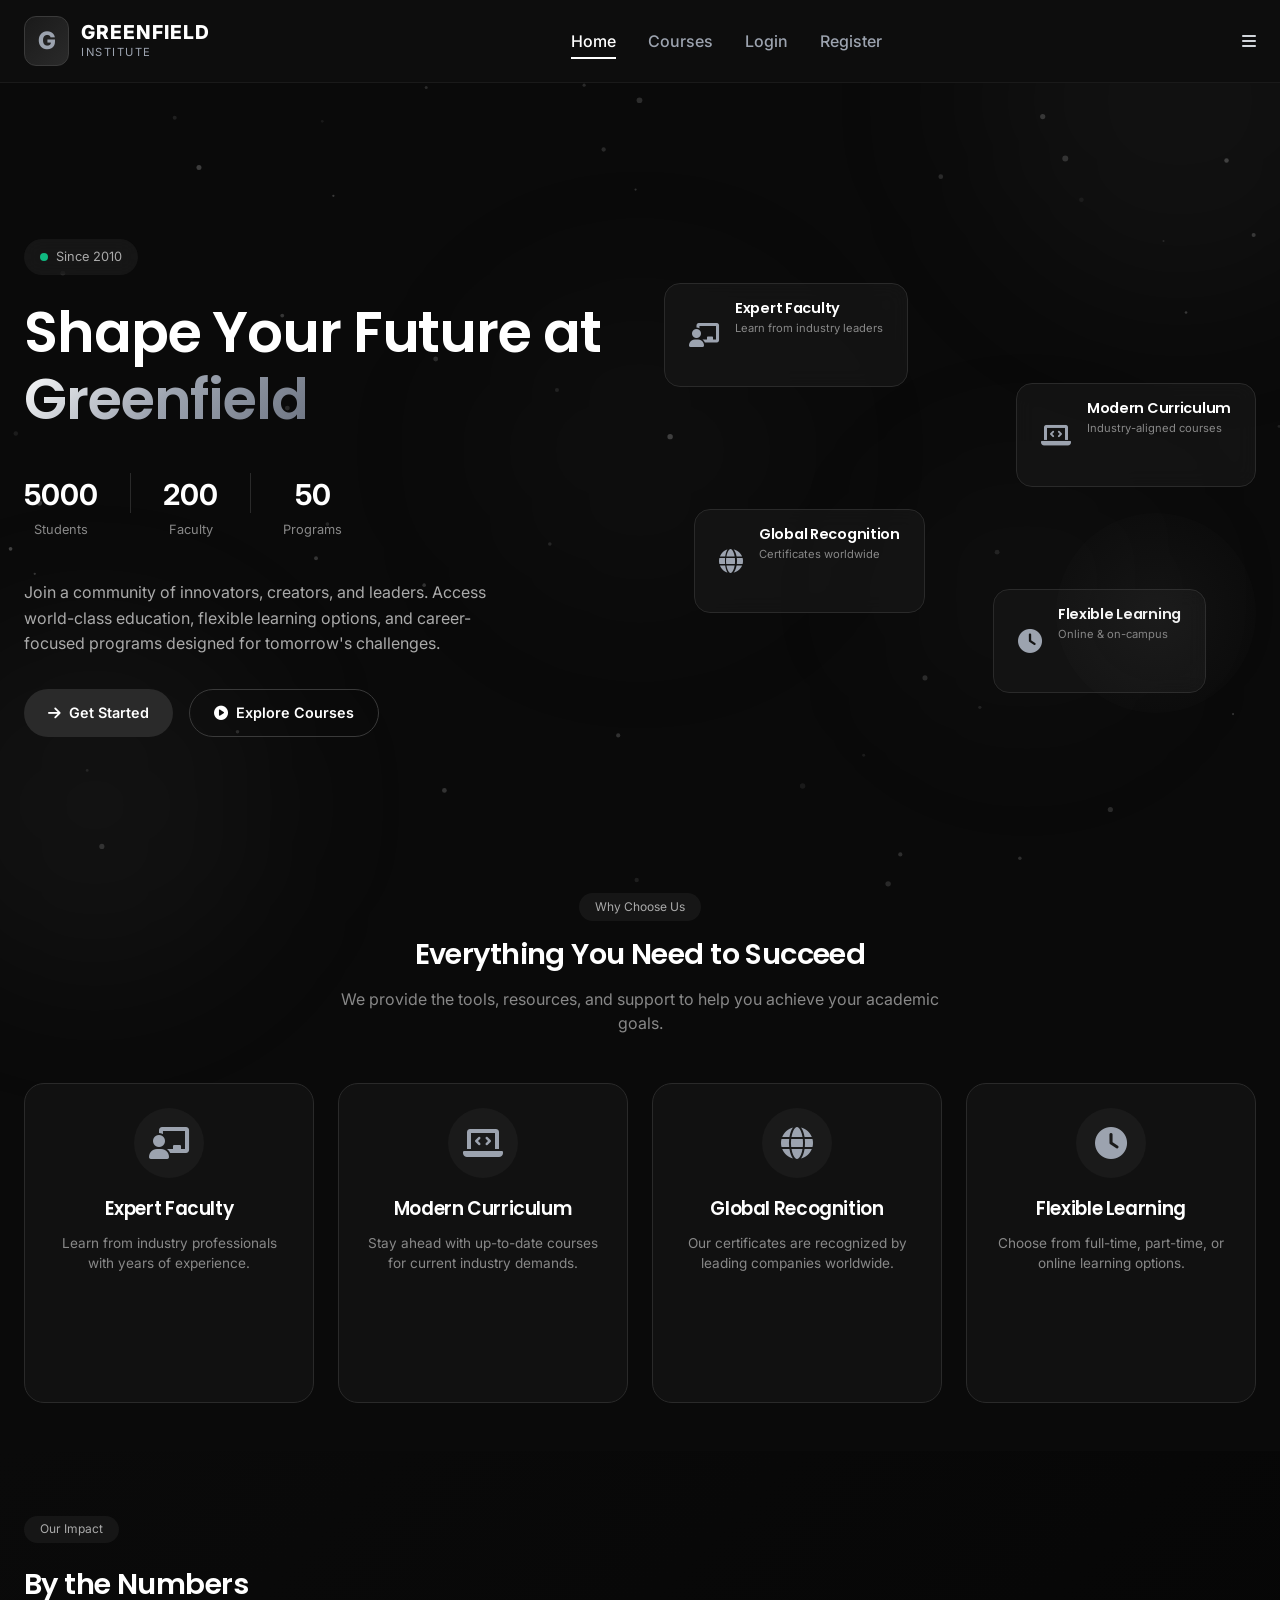
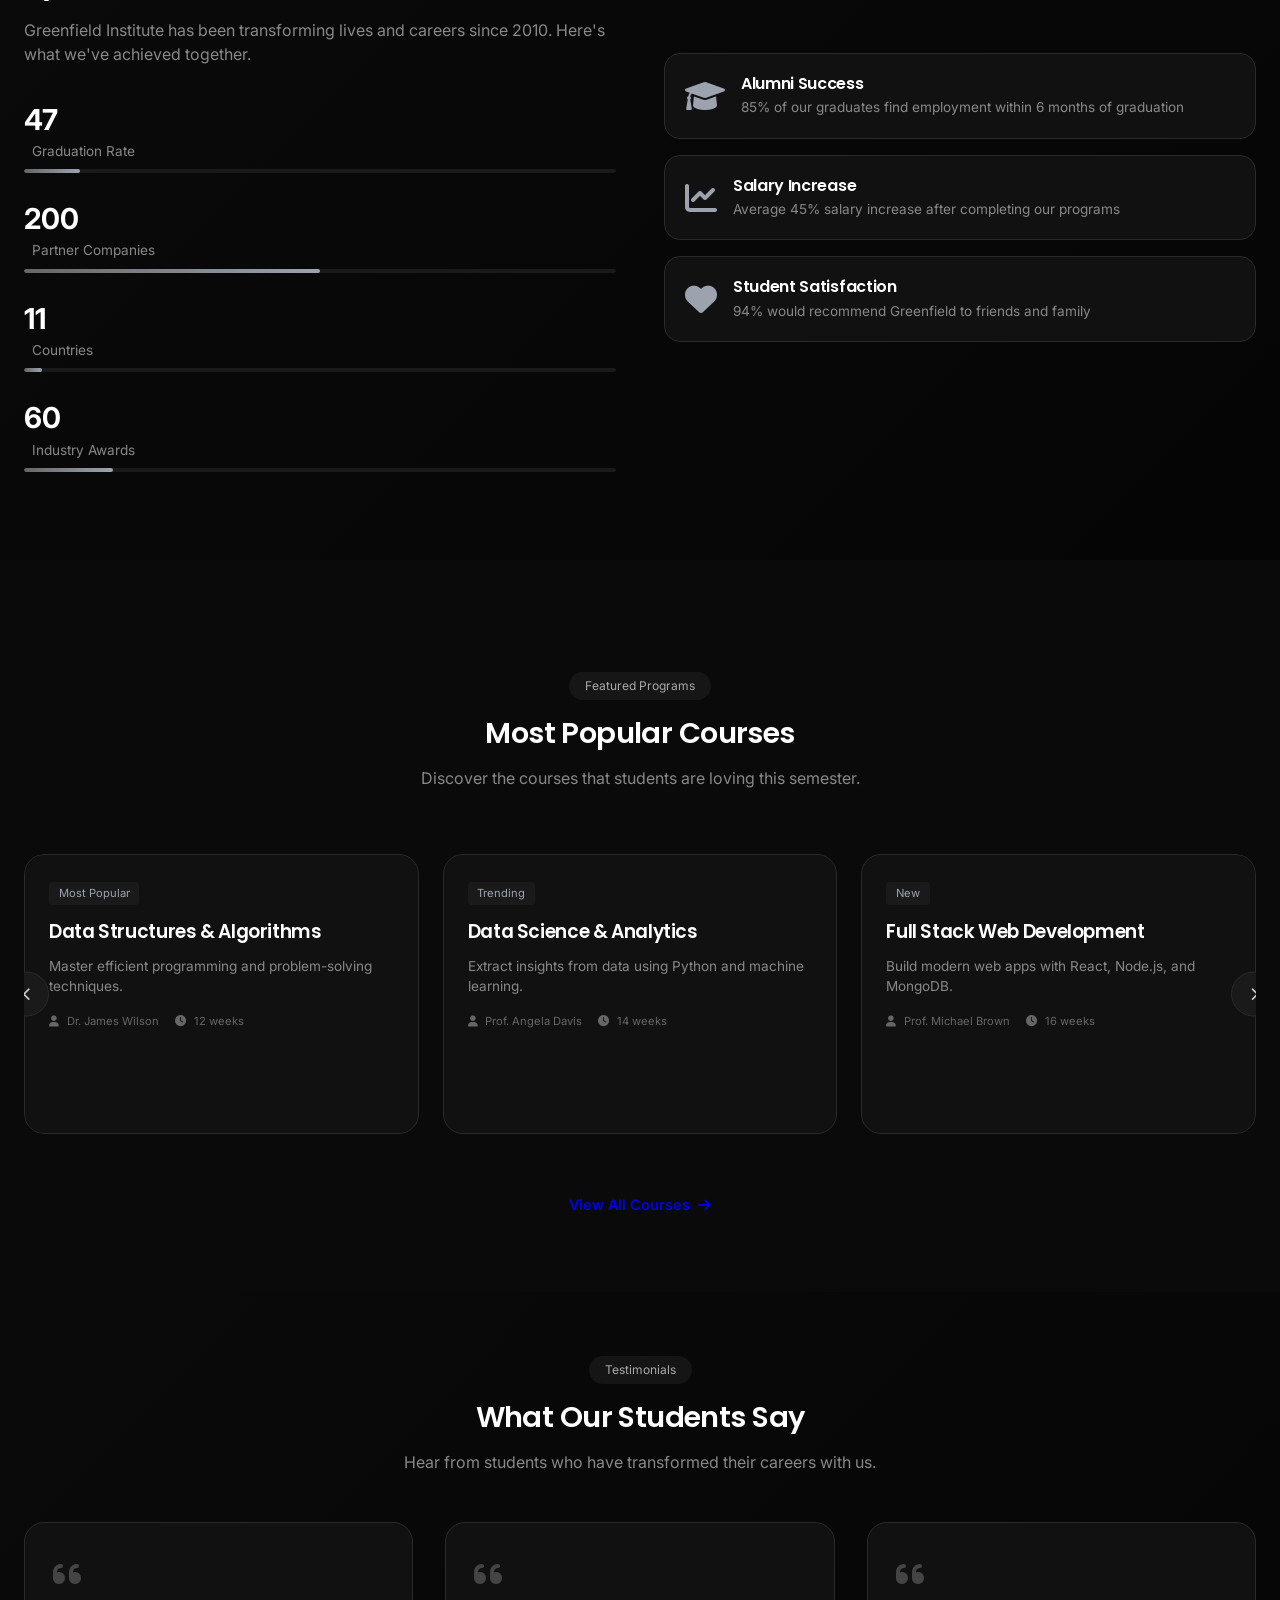
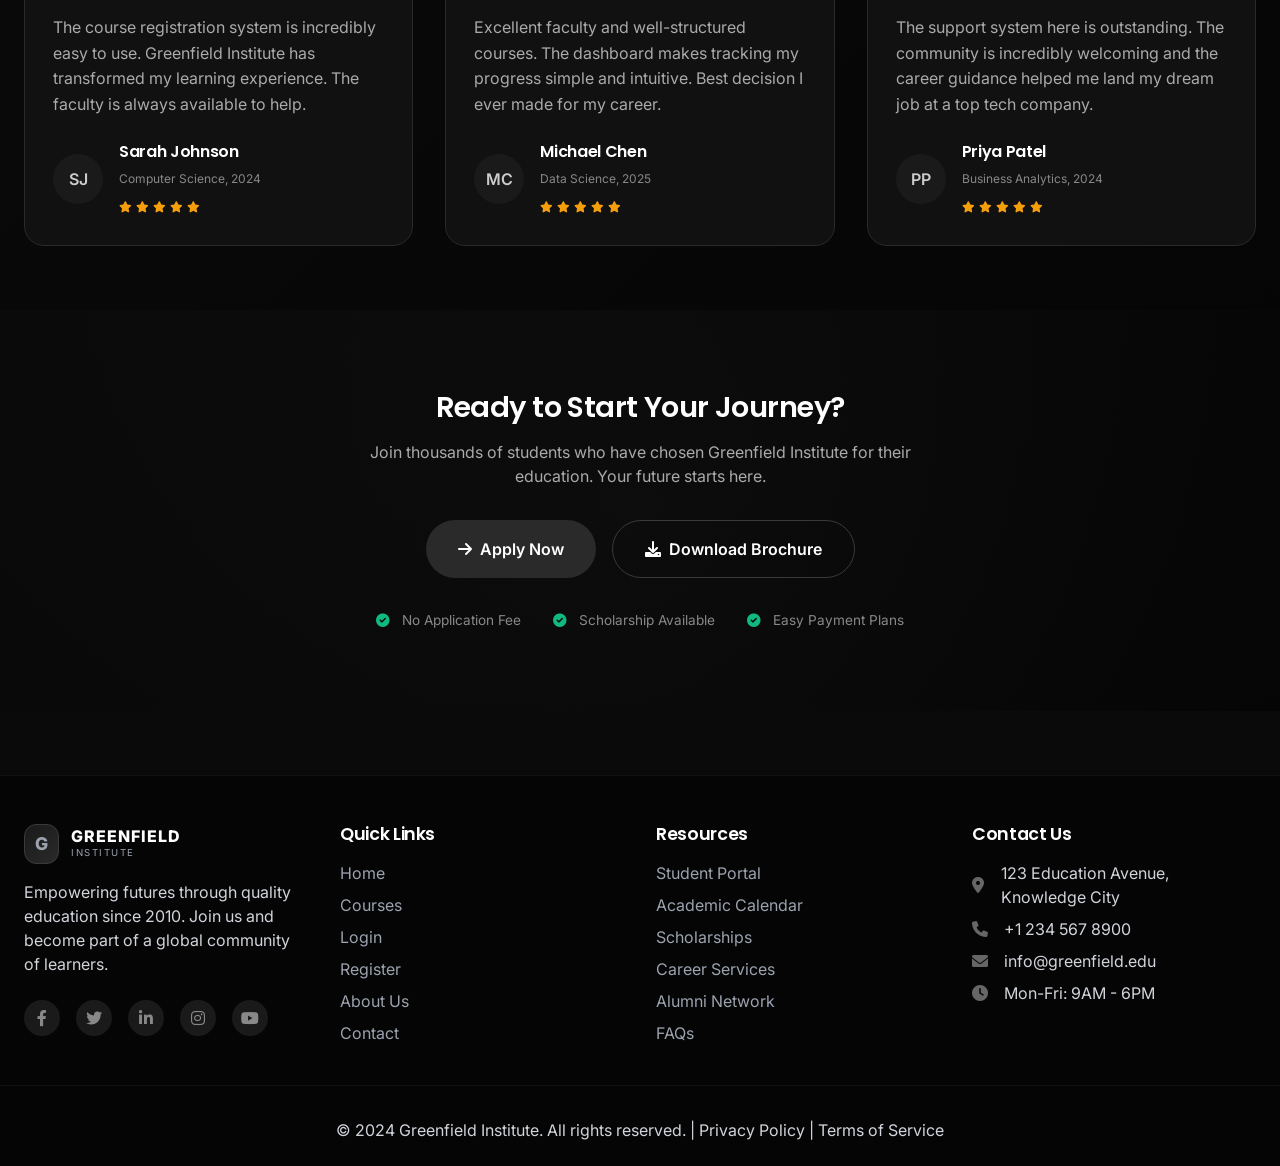
<file: Greenfield Registration/html/index.html>
<!DOCTYPE html>
<html lang="en">
<head>
    <meta charset="UTF-8">
    <meta name="viewport" content="width=device-width, initial-scale=1.0">
    <title>Greenfield Institute | Premier Educational Institution</title>
    <link rel="stylesheet" href="../css/base.css">
    <link rel="stylesheet" href="../css/index.css">
    <link href="https://fonts.googleapis.com/css2?family=Inter:wght@300;400;500;600;700;800&family=Poppins:wght@400;500;600;700;800&display=swap" rel="stylesheet">
    <link rel="stylesheet" href="https://cdnjs.cloudflare.com/ajax/libs/font-awesome/6.0.0/css/all.min.css">
</head>
<body>

    <!-- Animated Background Canvas -->
    <canvas id="particleCanvas"></canvas>
    
    <!-- Animated Gradient Orbs -->
    <div class="orb orb-1"></div>
    <div class="orb orb-2"></div>
    <div class="orb orb-3"></div>
    <div class="orb orb-4"></div>

    <!-- Navigation Bar -->
    <nav class="navbar">
        <div class="nav-container">
            <a href="index.html" class="logo-wrapper">
                <div class="logo-icon">
                    <div class="logo-shield"></div>
                    <div class="logo-text">
                        <span class="logo-text-main">GREENFIELD</span>
                        <span class="logo-text-sub">INSTITUTE</span>
                    </div>
                </div>
            </a>
            <ul class="nav-links">
                <li><a href="index.html" class="active">Home</a></li>
                <li><a href="courses.html">Courses</a></li>
                <li><a href="login.html">Login</a></li>
                <li><a href="register.html">Register</a></li>
            </ul>
            <div class="mobile-menu-btn">
                <i class="fas fa-bars"></i>
            </div>
        </div>
    </nav>

    <!-- Hero Section with Motion Graphics -->
    <section class="hero">
        <div class="hero-container">
            <div class="hero-content">
                <div class="hero-badge animate-slide-down">
                    <span class="badge-dot"></span>
                    Since 2010
                </div>
                <h1 class="animate-slide-up">
                    Shape Your Future at 
                    <span class="gradient-text">Greenfield</span>
                </h1>
                <div class="hero-stats animate-slide-up delay-1">
                    <div class="stat-item">
                        <span class="stat-number" data-target="5000">0</span>
                        <span class="stat-label">Students</span>
                    </div>
                    <div class="stat-divider"></div>
                    <div class="stat-item">
                        <span class="stat-number" data-target="200">0</span>
                        <span class="stat-label">Faculty</span>
                    </div>
                    <div class="stat-divider"></div>
                    <div class="stat-item">
                        <span class="stat-number" data-target="50">0</span>
                        <span class="stat-label">Programs</span>
                    </div>
                </div>
                <p class="animate-slide-up delay-2">
                    Join a community of innovators, creators, and leaders. Access world-class education, 
                    flexible learning options, and career-focused programs designed for tomorrow's challenges.
                </p>
                <div class="hero-buttons animate-slide-up delay-3">
                    <a href="register.html" class="btn btn-primary btn-glow">
                        <i class="fas fa-arrow-right"></i>
                        Get Started
                    </a>
                    <a href="courses.html" class="btn btn-outline">
                        <i class="fas fa-play-circle"></i>
                        Explore Courses
                    </a>
                </div>
            </div>
            <div class="hero-visual animate-slide-right">
                <div class="floating-card card-1">
                    <i class="fas fa-chalkboard-user"></i>
                    <div class="card-content">
                        <h4>Expert Faculty</h4>
                        <p>Learn from industry leaders</p>
                    </div>
                </div>
                <div class="floating-card card-2">
                    <i class="fas fa-laptop-code"></i>
                    <div class="card-content">
                        <h4>Modern Curriculum</h4>
                        <p>Industry-aligned courses</p>
                    </div>
                </div>
                <div class="floating-card card-3">
                    <i class="fas fa-globe"></i>
                    <div class="card-content">
                        <h4>Global Recognition</h4>
                        <p>Certificates worldwide</p>
                    </div>
                </div>
                <div class="floating-card card-4">
                    <i class="fas fa-clock"></i>
                    <div class="card-content">
                        <h4>Flexible Learning</h4>
                        <p>Online & on-campus</p>
                    </div>
                </div>
                <div class="hero-glow-effect"></div>
            </div>
        </div>
    </section>

    <!-- Features Section with 3D Flip Cards -->
    <section class="features">
        <div class="container">
            <div class="section-header">
                <span class="section-tag">Why Choose Us</span>
                <h2>Everything You Need to Succeed</h2>
                <p>We provide the tools, resources, and support to help you achieve your academic goals.</p>
            </div>
            <div class="features-grid">
                <div class="feature-card-3d">
                    <div class="feature-front">
                        <div class="feature-icon">
                            <i class="fas fa-chalkboard-user"></i>
                        </div>
                        <h3>Expert Faculty</h3>
                        <p>Learn from industry professionals with years of experience.</p>
                    </div>
                    <div class="feature-back">
                        <i class="fas fa-chalkboard-user"></i>
                        <h3>Expert Faculty</h3>
                        <p>200+ experienced instructors from top companies like Google, Microsoft, and Amazon.</p>
                        <span class="feature-link">Learn More →</span>
                    </div>
                </div>
                <div class="feature-card-3d">
                    <div class="feature-front">
                        <div class="feature-icon">
                            <i class="fas fa-laptop-code"></i>
                        </div>
                        <h3>Modern Curriculum</h3>
                        <p>Stay ahead with up-to-date courses for current industry demands.</p>
                    </div>
                    <div class="feature-back">
                        <i class="fas fa-laptop-code"></i>
                        <h3>Modern Curriculum</h3>
                        <p>AI, ML, Cloud Computing, and more. Updated every semester with industry input.</p>
                        <span class="feature-link">Learn More →</span>
                    </div>
                </div>
                <div class="feature-card-3d">
                    <div class="feature-front">
                        <div class="feature-icon">
                            <i class="fas fa-globe"></i>
                        </div>
                        <h3>Global Recognition</h3>
                        <p>Our certificates are recognized by leading companies worldwide.</p>
                    </div>
                    <div class="feature-back">
                        <i class="fas fa-globe"></i>
                        <h3>Global Recognition</h3>
                        <p>Accredited by international bodies. Accepted in 50+ countries globally.</p>
                        <span class="feature-link">Learn More →</span>
                    </div>
                </div>
                <div class="feature-card-3d">
                    <div class="feature-front">
                        <div class="feature-icon">
                            <i class="fas fa-clock"></i>
                        </div>
                        <h3>Flexible Learning</h3>
                        <p>Choose from full-time, part-time, or online learning options.</p>
                    </div>
                    <div class="feature-back">
                        <i class="fas fa-clock"></i>
                        <h3>Flexible Learning</h3>
                        <p>Study at your own pace with 24/7 access to course materials and recordings.</p>
                        <span class="feature-link">Learn More →</span>
                    </div>
                </div>
            </div>
        </div>
    </section>

    <!-- Stats Section with Progress Bars -->
    <section class="stats-showcase">
        <div class="container">
            <div class="stats-wrapper">
                <div class="stats-left">
                    <span class="section-tag">Our Impact</span>
                    <h2>By the Numbers</h2>
                    <p>Greenfield Institute has been transforming lives and careers since 2010. Here's what we've achieved together.</p>
                    <div class="impact-stats">
                        <div class="impact-item">
                            <div class="impact-number" data-target="95">0</div>
                            <div class="impact-label">Graduation Rate</div>
                            <div class="progress-bar">
                                <div class="progress-fill" style="width: 0%"></div>
                            </div>
                        </div>
                        <div class="impact-item">
                            <div class="impact-number" data-target="500">0</div>
                            <div class="impact-label">Partner Companies</div>
                            <div class="progress-bar">
                                <div class="progress-fill" style="width: 0%"></div>
                            </div>
                        </div>
                        <div class="impact-item">
                            <div class="impact-number" data-target="30">0</div>
                            <div class="impact-label">Countries</div>
                            <div class="progress-bar">
                                <div class="progress-fill" style="width: 0%"></div>
                            </div>
                        </div>
                        <div class="impact-item">
                            <div class="impact-number" data-target="150">0</div>
                            <div class="impact-label">Industry Awards</div>
                            <div class="progress-bar">
                                <div class="progress-fill" style="width: 0%"></div>
                            </div>
                        </div>
                    </div>
                </div>
                <div class="stats-right">
                    <div class="stats-card">
                        <i class="fas fa-graduation-cap"></i>
                        <div class="stats-card-content">
                            <h4>Alumni Success</h4>
                            <p>85% of our graduates find employment within 6 months of graduation</p>
                        </div>
                    </div>
                    <div class="stats-card">
                        <i class="fas fa-chart-line"></i>
                        <div class="stats-card-content">
                            <h4>Salary Increase</h4>
                            <p>Average 45% salary increase after completing our programs</p>
                        </div>
                    </div>
                    <div class="stats-card">
                        <i class="fas fa-heart"></i>
                        <div class="stats-card-content">
                            <h4>Student Satisfaction</h4>
                            <p>94% would recommend Greenfield to friends and family</p>
                        </div>
                    </div>
                </div>
            </div>
        </div>
    </section>

    <!-- Popular Courses Carousel -->
    <section class="popular-courses">
        <div class="container">
            <div class="section-header">
                <span class="section-tag">Featured Programs</span>
                <h2>Most Popular Courses</h2>
                <p>Discover the courses that students are loving this semester.</p>
            </div>
            <div class="courses-carousel">
                <div class="carousel-container">
                    <div class="carousel-track" id="carouselTrack">
                        <div class="carousel-card">
                            <div class="carousel-card-inner">
                                <div class="carousel-front">
                                    <span class="course-badge">Most Popular</span>
                                    <h3>Data Structures & Algorithms</h3>
                                    <p>Master efficient programming and problem-solving techniques.</p>
                                    <div class="course-meta">
                                        <span><i class="fas fa-user"></i> Dr. James Wilson</span>
                                        <span><i class="fas fa-clock"></i> 12 weeks</span>
                                    </div>
                                </div>
                                <div class="carousel-back">
                                    <i class="fas fa-code"></i>
                                    <h3>CS301</h3>
                                    <p>4 Credits | Advanced Level</p>
                                    <button class="btn btn-sm btn-primary">View Details</button>
                                </div>
                            </div>
                        </div>
                        <div class="carousel-card">
                            <div class="carousel-card-inner">
                                <div class="carousel-front">
                                    <span class="course-badge">Trending</span>
                                    <h3>Data Science & Analytics</h3>
                                    <p>Extract insights from data using Python and machine learning.</p>
                                    <div class="course-meta">
                                        <span><i class="fas fa-user"></i> Prof. Angela Davis</span>
                                        <span><i class="fas fa-clock"></i> 14 weeks</span>
                                    </div>
                                </div>
                                <div class="carousel-back">
                                    <i class="fas fa-chart-line"></i>
                                    <h3>DS201</h3>
                                    <p>4 Credits | Intermediate Level</p>
                                    <button class="btn btn-sm btn-primary">View Details</button>
                                </div>
                            </div>
                        </div>
                        <div class="carousel-card">
                            <div class="carousel-card-inner">
                                <div class="carousel-front">
                                    <span class="course-badge">New</span>
                                    <h3>Full Stack Web Development</h3>
                                    <p>Build modern web apps with React, Node.js, and MongoDB.</p>
                                    <div class="course-meta">
                                        <span><i class="fas fa-user"></i> Prof. Michael Brown</span>
                                        <span><i class="fas fa-clock"></i> 16 weeks</span>
                                    </div>
                                </div>
                                <div class="carousel-back">
                                    <i class="fas fa-globe"></i>
                                    <h3>CS402</h3>
                                    <p>3 Credits | Intermediate Level</p>
                                    <button class="btn btn-sm btn-primary">View Details</button>
                                </div>
                            </div>
                        </div>
                        <div class="carousel-card">
                            <div class="carousel-card-inner">
                                <div class="carousel-front">
                                    <span class="course-badge">Popular</span>
                                    <h3>Cybersecurity Fundamentals</h3>
                                    <p>Learn to protect systems from cyber threats and attacks.</p>
                                    <div class="course-meta">
                                        <span><i class="fas fa-user"></i> Dr. Kevin Mitnick</span>
                                        <span><i class="fas fa-clock"></i> 10 weeks</span>
                                    </div>
                                </div>
                                <div class="carousel-back">
                                    <i class="fas fa-shield-alt"></i>
                                    <h3>SEC101</h3>
                                    <p>3 Credits | Beginner Level</p>
                                    <button class="btn btn-sm btn-primary">View Details</button>
                                </div>
                            </div>
                        </div>
                        <div class="carousel-card">
                            <div class="carousel-card-inner">
                                <div class="carousel-front">
                                    <span class="course-badge">Featured</span>
                                    <h3>Artificial Intelligence</h3>
                                    <p>Explore AI concepts including search algorithms and intelligent agents.</p>
                                    <div class="course-meta">
                                        <span><i class="fas fa-user"></i> Prof. Stuart Russell</span>
                                        <span><i class="fas fa-clock"></i> 12 weeks</span>
                                    </div>
                                </div>
                                <div class="carousel-back">
                                    <i class="fas fa-robot"></i>
                                    <h3>AI101</h3>
                                    <p>3 Credits | Beginner Level</p>
                                    <button class="btn btn-sm btn-primary">View Details</button>
                                </div>
                            </div>
                        </div>
                    </div>
                </div>
                <button class="carousel-btn prev" id="prevBtn"><i class="fas fa-chevron-left"></i></button>
                <button class="carousel-btn next" id="nextBtn"><i class="fas fa-chevron-right"></i></button>
            </div>
            <div class="view-all">
                <a href="courses.html" class="btn btn-secondary">View All Courses <i class="fas fa-arrow-right"></i></a>
            </div>
        </div>
    </section>

    <!-- Testimonials Section with Animated Cards -->
    <section class="testimonials">
        <div class="container">
            <div class="section-header">
                <span class="section-tag">Testimonials</span>
                <h2>What Our Students Say</h2>
                <p>Hear from students who have transformed their careers with us.</p>
            </div>
            <div class="testimonials-grid">
                <div class="testimonial-card">
                    <div class="testimonial-quote">
                        <i class="fas fa-quote-left"></i>
                    </div>
                    <p>The course registration system is incredibly easy to use. Greenfield Institute has transformed my learning experience. The faculty is always available to help.</p>
                    <div class="testimonial-author">
                        <div class="author-avatar">
                            <span>SJ</span>
                        </div>
                        <div class="author-info">
                            <h4>Sarah Johnson</h4>
                            <span>Computer Science, 2024</span>
                            <div class="author-rating">
                                <i class="fas fa-star"></i>
                                <i class="fas fa-star"></i>
                                <i class="fas fa-star"></i>
                                <i class="fas fa-star"></i>
                                <i class="fas fa-star"></i>
                            </div>
                        </div>
                    </div>
                </div>
                <div class="testimonial-card">
                    <div class="testimonial-quote">
                        <i class="fas fa-quote-left"></i>
                    </div>
                    <p>Excellent faculty and well-structured courses. The dashboard makes tracking my progress simple and intuitive. Best decision I ever made for my career.</p>
                    <div class="testimonial-author">
                        <div class="author-avatar">
                            <span>MC</span>
                        </div>
                        <div class="author-info">
                            <h4>Michael Chen</h4>
                            <span>Data Science, 2025</span>
                            <div class="author-rating">
                                <i class="fas fa-star"></i>
                                <i class="fas fa-star"></i>
                                <i class="fas fa-star"></i>
                                <i class="fas fa-star"></i>
                                <i class="fas fa-star"></i>
                            </div>
                        </div>
                    </div>
                </div>
                <div class="testimonial-card">
                    <div class="testimonial-quote">
                        <i class="fas fa-quote-left"></i>
                    </div>
                    <p>The support system here is outstanding. The community is incredibly welcoming and the career guidance helped me land my dream job at a top tech company.</p>
                    <div class="testimonial-author">
                        <div class="author-avatar">
                            <span>PP</span>
                        </div>
                        <div class="author-info">
                            <h4>Priya Patel</h4>
                            <span>Business Analytics, 2024</span>
                            <div class="author-rating">
                                <i class="fas fa-star"></i>
                                <i class="fas fa-star"></i>
                                <i class="fas fa-star"></i>
                                <i class="fas fa-star"></i>
                                <i class="fas fa-star"></i>
                            </div>
                        </div>
                    </div>
                </div>
            </div>
        </div>
    </section>

    <!-- CTA Section with Parallax Effect -->
    <section class="cta-section">
        <div class="cta-overlay"></div>
        <div class="container">
            <div class="cta-content">
                <h2>Ready to Start Your Journey?</h2>
                <p>Join thousands of students who have chosen Greenfield Institute for their education. Your future starts here.</p>
                <div class="cta-buttons">
                    <a href="register.html" class="btn btn-primary btn-large">
                        <i class="fas fa-arrow-right"></i>
                        Apply Now
                    </a>
                    <a href="courses.html" class="btn btn-outline btn-large">
                        <i class="fas fa-download"></i>
                        Download Brochure
                    </a>
                </div>
                <div class="cta-features">
                    <span><i class="fas fa-check-circle"></i> No Application Fee</span>
                    <span><i class="fas fa-check-circle"></i> Scholarship Available</span>
                    <span><i class="fas fa-check-circle"></i> Easy Payment Plans</span>
                </div>
            </div>
        </div>
    </section>

    <!-- Footer -->
    <footer class="footer">
        <div class="footer-content">
            <div class="footer-section">
                <div class="footer-logo">
                    <div class="logo-icon small">
                        <div class="logo-shield"></div>
                        <div class="logo-text">
                            <span class="logo-text-main">GREENFIELD</span>
                            <span class="logo-text-sub">INSTITUTE</span>
                        </div>
                    </div>
                </div>
                <p>Empowering futures through quality education since 2010. Join us and become part of a global community of learners.</p>
                <div class="social-links">
                    <a href="#"><i class="fab fa-facebook-f"></i></a>
                    <a href="#"><i class="fab fa-twitter"></i></a>
                    <a href="#"><i class="fab fa-linkedin-in"></i></a>
                    <a href="#"><i class="fab fa-instagram"></i></a>
                    <a href="#"><i class="fab fa-youtube"></i></a>
                </div>
            </div>
            <div class="footer-section">
                <h3>Quick Links</h3>
                <ul>
                    <li><a href="index.html">Home</a></li>
                    <li><a href="courses.html">Courses</a></li>
                    <li><a href="login.html">Login</a></li>
                    <li><a href="register.html">Register</a></li>
                    <li><a href="#">About Us</a></li>
                    <li><a href="#">Contact</a></li>
                </ul>
            </div>
            <div class="footer-section">
                <h3>Resources</h3>
                <ul>
                    <li><a href="#">Student Portal</a></li>
                    <li><a href="#">Academic Calendar</a></li>
                    <li><a href="#">Scholarships</a></li>
                    <li><a href="#">Career Services</a></li>
                    <li><a href="#">Alumni Network</a></li>
                    <li><a href="#">FAQs</a></li>
                </ul>
            </div>
            <div class="footer-section">
                <h3>Contact Us</h3>
                <ul class="contact-info">
                    <li><i class="fas fa-map-marker-alt"></i> 123 Education Avenue, Knowledge City</li>
                    <li><i class="fas fa-phone"></i> +1 234 567 8900</li>
                    <li><i class="fas fa-envelope"></i> info@greenfield.edu</li>
                    <li><i class="fas fa-clock"></i> Mon-Fri: 9AM - 6PM</li>
                </ul>
            </div>
        </div>
        <div class="footer-bottom">
            <p>&copy; 2024 Greenfield Institute. All rights reserved. | Privacy Policy | Terms of Service</p>
        </div>
    </footer>

    <script src="../js/main.js"></script>
    <script src="../js/index-animations.js"></script>
</body>
</html>
</file>
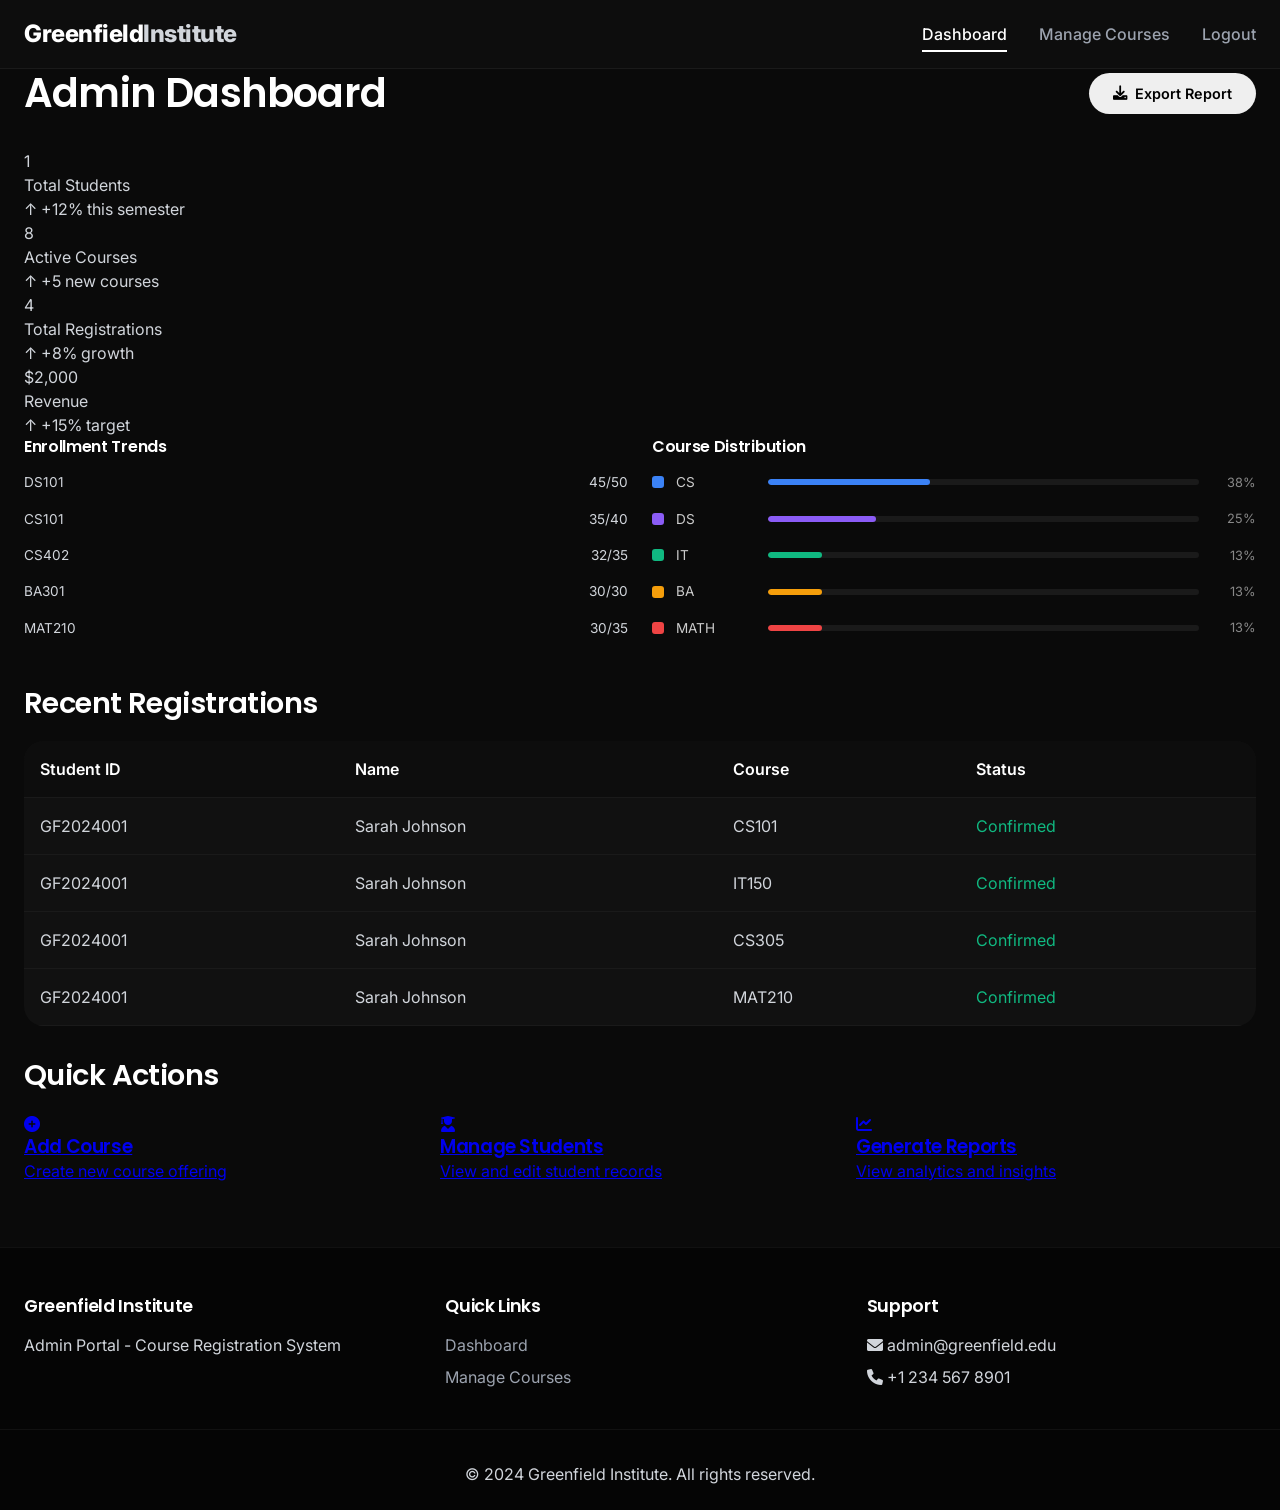
<file: Greenfield Registration/html/admin-dashboard.html>
<!DOCTYPE html>
<html lang="en">
<head>
    <meta charset="UTF-8">
    <meta name="viewport" content="width=device-width, initial-scale=1.0">
    <title>Admin Dashboard - Greenfield Institute</title>
    <link rel="stylesheet" href="../css/base.css">
    <link rel="stylesheet" href="../css/admin-dashboard.css">
    <link href="https://fonts.googleapis.com/css2?family=Inter:wght@300;400;500;600;700&family=Poppins:wght@400;500;600;700&display=swap" rel="stylesheet">
    <link rel="stylesheet" href="https://cdnjs.cloudflare.com/ajax/libs/font-awesome/6.0.0/css/all.min.css">
</head>
<body>
    <nav class="navbar">
        <div class="nav-container">
            <a href="index.html" class="logo">Greenfield<span>Institute</span></a>
            <ul class="nav-links">
                <li><a href="admin-dashboard.html" class="active">Dashboard</a></li>
                <li><a href="admin-manage-courses.html">Manage Courses</a></li>
                <li><a href="index.html">Logout</a></li>
            </ul>
        </div>
    </nav>

    <main>
        <div class="container">
            <div class="admin-header"><h1>Admin Dashboard</h1><div class="admin-actions"><button class="btn btn-secondary" onclick="showToast('Report export started', 'info')"><i class="fas fa-download"></i> Export Report</button></div></div>

            <div class="stats-grid">
                <div class="stat-card"><div class="stat-number" id="total-students">0</div><div class="stat-label">Total Students</div><div class="stat-trend up">↑ +12% this semester</div></div>
                <div class="stat-card"><div class="stat-number" id="total-courses">0</div><div class="stat-label">Active Courses</div><div class="stat-trend up">↑ +5 new courses</div></div>
                <div class="stat-card"><div class="stat-number" id="total-registrations">0</div><div class="stat-label">Total Registrations</div><div class="stat-trend up">↑ +8% growth</div></div>
                <div class="stat-card"><div class="stat-number" id="total-revenue">$0</div><div class="stat-label">Revenue</div><div class="stat-trend up">↑ +15% target</div></div>
            </div>

            <div style="display: grid; grid-template-columns: 1fr 1fr; gap: 1.5rem; margin-bottom: 2rem;">
                <div class="chart-container"><h3 class="chart-title">Enrollment Trends</h3><div id="enrollment-chart"></div></div>
                <div class="chart-container"><h3 class="chart-title">Course Distribution</h3><div id="course-distribution" class="distribution-list"></div></div>
            </div>

            <div style="margin-bottom: 2rem;"><h2>Recent Registrations</h2><div class="table-container"><table class="data-table"><thead><tr><th>Student ID</th><th>Name</th><th>Course</th><th>Status</th></tr></thead><tbody id="recent-registrations"></tbody></table></div></div>

            <div><h2>Quick Actions</h2><div style="display: grid; grid-template-columns: repeat(auto-fit, minmax(200px, 1fr)); gap: 1rem;"><a href="admin-manage-courses.html" class="quick-action-card"><i class="fas fa-plus-circle"></i><h3>Add Course</h3><p>Create new course offering</p></a><a href="#" class="quick-action-card" onclick="quickAction('manage-students')"><i class="fas fa-user-graduate"></i><h3>Manage Students</h3><p>View and edit student records</p></a><a href="#" class="quick-action-card" onclick="quickAction('reports')"><i class="fas fa-chart-line"></i><h3>Generate Reports</h3><p>View analytics and insights</p></a></div></div>
        </div>
    </main>

    <footer class="footer">
        <div class="footer-content">
            <div class="footer-section"><h3>Greenfield Institute</h3><p>Admin Portal - Course Registration System</p></div>
            <div class="footer-section"><h3>Quick Links</h3><ul><li><a href="admin-dashboard.html">Dashboard</a></li><li><a href="admin-manage-courses.html">Manage Courses</a></li></ul></div>
            <div class="footer-section"><h3>Support</h3><ul><li><i class="fas fa-envelope"></i> admin@greenfield.edu</li><li><i class="fas fa-phone"></i> +1 234 567 8901</li></ul></div>
        </div>
        <div class="footer-bottom"><p>&copy; 2024 Greenfield Institute. All rights reserved.</p></div>
    </footer>

    <script src="../js/main.js"></script>
    <script src="../js/admin.js"></script>
</body>
</html>
</file>
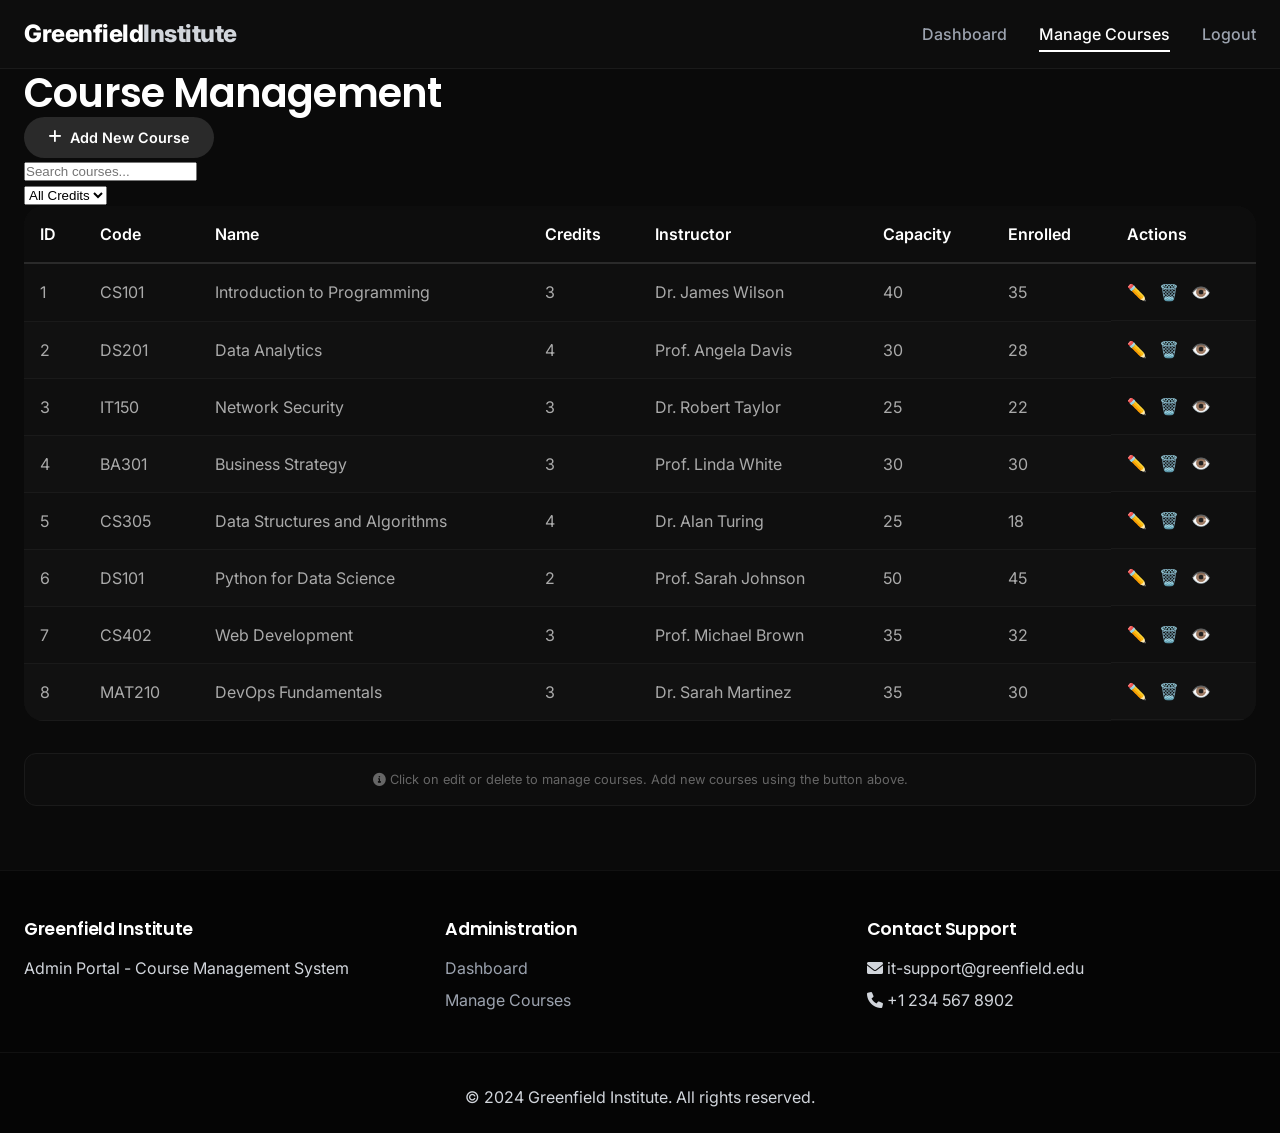
<file: Greenfield Registration/html/admin-manage-courses.html>
<!DOCTYPE html>
<html lang="en">
<head>
    <meta charset="UTF-8">
    <meta name="viewport" content="width=device-width, initial-scale=1.0">
    <title>Manage Courses - Greenfield Institute</title>
    <link rel="stylesheet" href="../css/base.css">
    <link rel="stylesheet" href="../css/admin-courses.css">
    <link href="https://fonts.googleapis.com/css2?family=Inter:wght@300;400;500;600;700&family=Poppins:wght@400;500;600;700&display=swap" rel="stylesheet">
    <link rel="stylesheet" href="https://cdnjs.cloudflare.com/ajax/libs/font-awesome/6.0.0/css/all.min.css">
</head>
<body>
    <nav class="navbar">
        <div class="nav-container">
            <a href="index.html" class="logo">Greenfield<span>Institute</span></a>
            <ul class="nav-links">
                <li><a href="admin-dashboard.html">Dashboard</a></li>
                <li><a href="admin-manage-courses.html" class="active">Manage Courses</a></li>
                <li><a href="index.html">Logout</a></li>
            </ul>
        </div>
    </nav>

    <main>
        <div class="container">
            <div class="courses-header"><h1>Course Management</h1><button class="btn btn-primary" onclick="openCourseModal(false)"><i class="fas fa-plus"></i> Add New Course</button></div>

            <div class="table-toolbar"><div class="table-search"><input type="text" id="tableSearch" placeholder="Search courses..."></div><div class="table-filter"><select id="creditFilter"><option value="all">All Credits</option><option value="2">2 Credits</option><option value="3">3 Credits</option><option value="4">4 Credits</option></select></div></div>

            <div class="table-container"><table class="data-table"><thead><tr><th>ID</th><th>Code</th><th>Name</th><th>Credits</th><th>Instructor</th><th>Capacity</th><th>Enrolled</th><th>Actions</th></tr></thead><tbody id="courses-table-body"></tbody></table></div>

            <div class="info-note"><i class="fas fa-info-circle"></i> Click on edit or delete to manage courses. Add new courses using the button above.</div>
        </div>
    </main>

    <div id="courseModal" class="modal"><div class="modal-content"><div class="modal-header"><h3 id="modal-title">Add New Course</h3><button class="close-modal" onclick="closeModal('courseModal')">&times;</button></div><div class="modal-body"><form id="course-form"><div class="form-group"><label>Course Code</label><input type="text" id="course-code" required placeholder="CS401"></div><div class="form-group"><label>Course Name</label><input type="text" id="course-name" required placeholder="Full course name"></div><div class="form-row"><div class="form-group"><label>Credits</label><select id="course-credits"><option value="2">2 Credits</option><option value="3">3 Credits</option><option value="4">4 Credits</option></select></div><div class="form-group"><label>Department</label><select id="course-department"><option value="cs">Computer Science</option><option value="ds">Data Science</option><option value="it">IT</option><option value="ba">Business Analytics</option><option value="math">Mathematics</option></select></div></div><div class="form-group"><label>Instructor</label><input type="text" id="course-instructor" required placeholder="Instructor name"></div><div class="form-row"><div class="form-group"><label>Capacity</label><input type="number" id="course-capacity" required placeholder="Max students"></div><div class="form-group"><label>Schedule</label><input type="text" id="course-schedule" placeholder="Mon/Wed 10:00 AM"></div></div></form></div><div class="modal-footer"><button class="btn btn-secondary" onclick="closeModal('courseModal')">Cancel</button><button class="btn btn-primary" onclick="saveCourse()">Save Course</button></div></div></div>

    <div id="courseDetailModal" class="modal"><div class="modal-content"><div class="modal-header"><h3>Course Details</h3><button class="close-modal" onclick="closeModal('courseDetailModal')">&times;</button></div><div class="modal-body" id="course-detail-content"></div><div class="modal-footer"><button class="btn btn-secondary" onclick="closeModal('courseDetailModal')">Close</button></div></div></div>

    <footer class="footer">
        <div class="footer-content">
            <div class="footer-section"><h3>Greenfield Institute</h3><p>Admin Portal - Course Management System</p></div>
            <div class="footer-section"><h3>Administration</h3><ul><li><a href="admin-dashboard.html">Dashboard</a></li><li><a href="admin-manage-courses.html">Manage Courses</a></li></ul></div>
            <div class="footer-section"><h3>Contact Support</h3><ul><li><i class="fas fa-envelope"></i> it-support@greenfield.edu</li><li><i class="fas fa-phone"></i> +1 234 567 8902</li></ul></div>
        </div>
        <div class="footer-bottom"><p>&copy; 2024 Greenfield Institute. All rights reserved.</p></div>
    </footer>

    <script src="../js/main.js"></script>
    <script src="../js/admin-courses.js"></script>
</body>
</html>
</file>
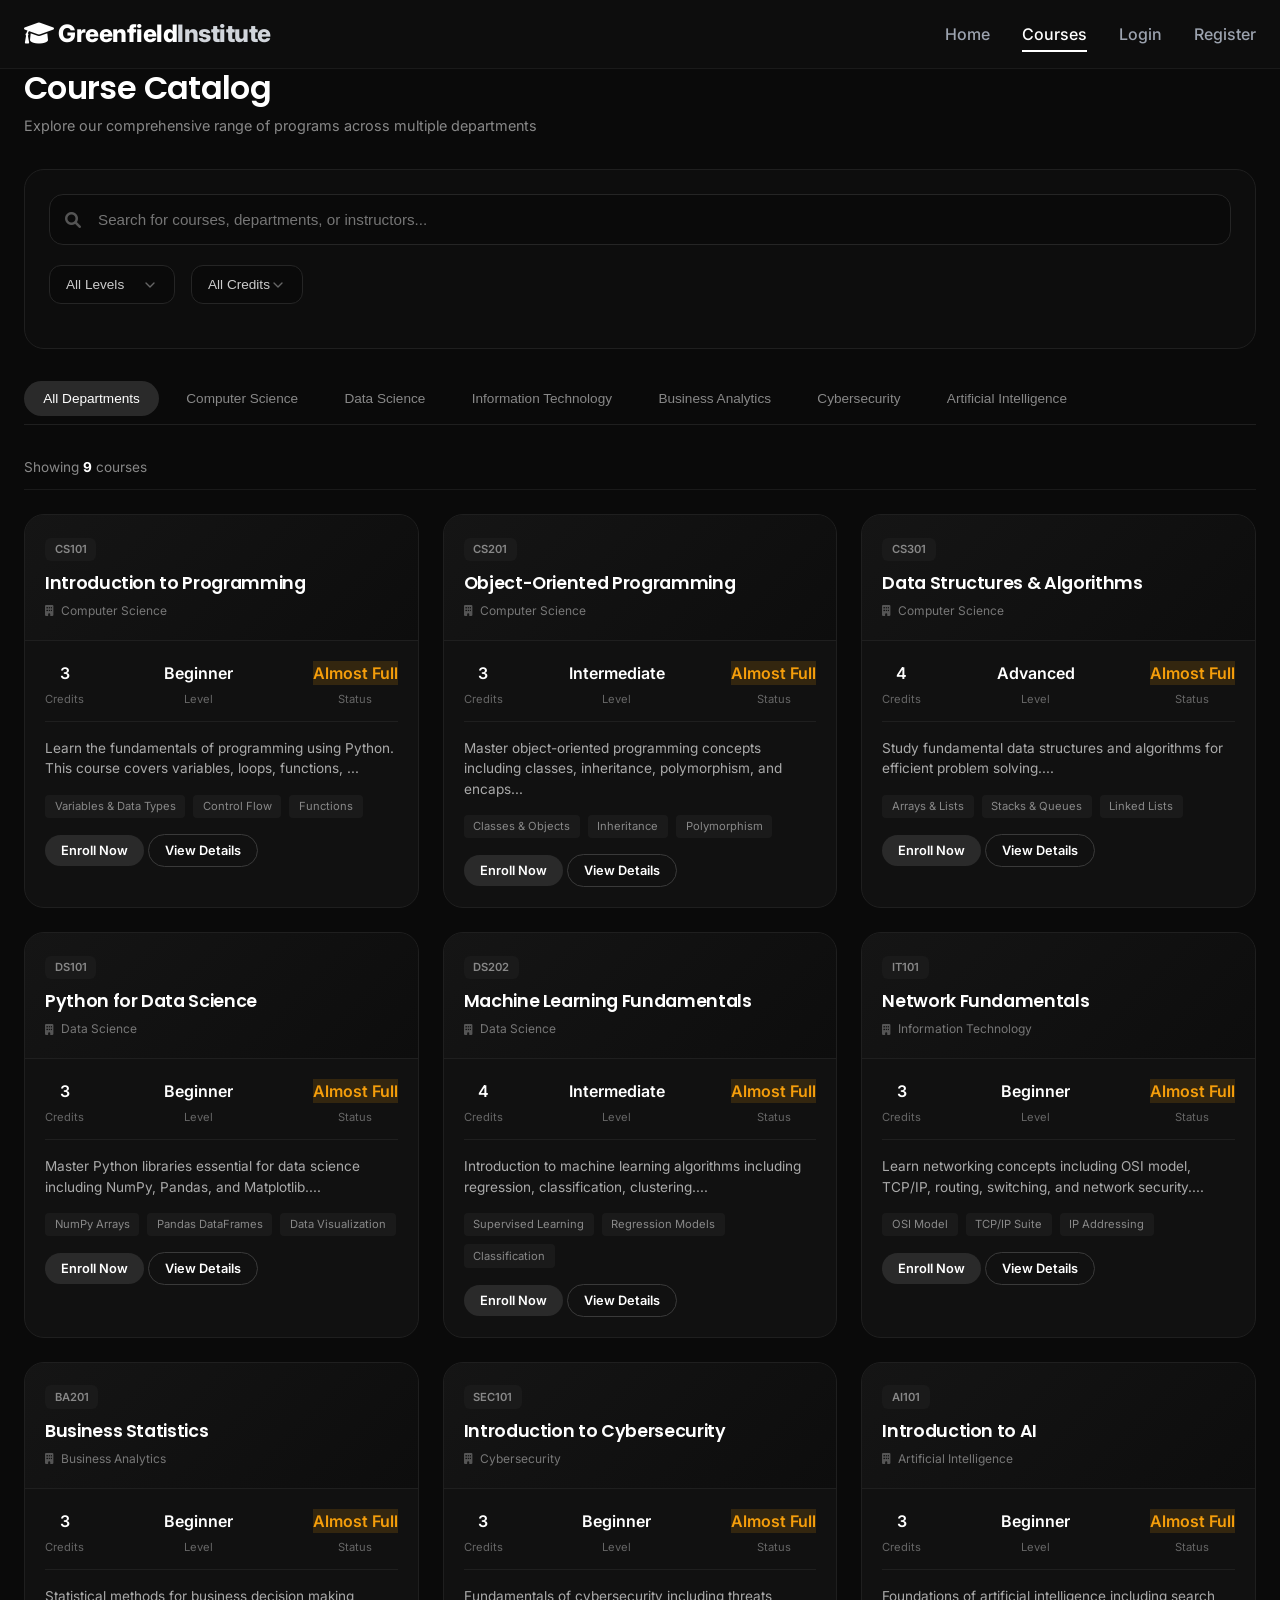
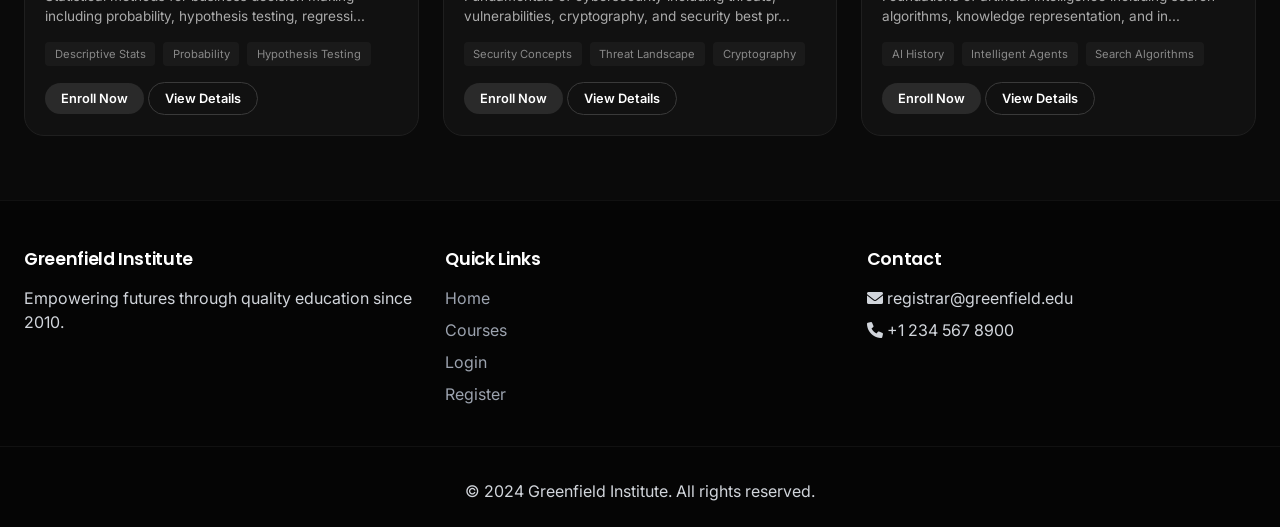
<file: Greenfield Registration/html/courses.html>
<!DOCTYPE html>
<html lang="en">
<head>
    <meta charset="UTF-8">
    <meta name="viewport" content="width=device-width, initial-scale=1.0">
    <title>Course Catalog - Greenfield Institute</title>
    <link rel="stylesheet" href="../css/base.css">
    <link rel="stylesheet" href="../css/courses.css">
    <link href="https://fonts.googleapis.com/css2?family=Inter:wght@300;400;500;600;700;800&family=Poppins:wght@400;500;600;700;800&display=swap" rel="stylesheet">
    <link rel="stylesheet" href="https://cdnjs.cloudflare.com/ajax/libs/font-awesome/6.0.0/css/all.min.css">
</head>
<body>

    <nav class="navbar">
        <div class="nav-container">
            <a href="index.html" class="logo">
                <i class="fas fa-graduation-cap"></i>
                Greenfield<span>Institute</span>
            </a>
            <ul class="nav-links">
                <li><a href="index.html">Home</a></li>
                <li><a href="courses.html" class="active">Courses</a></li>
                <li><a href="login.html">Login</a></li>
                <li><a href="register.html">Register</a></li>
            </ul>
        </div>
    </nav>

    <main>
        <div class="container">
            <!-- Page Header -->
            <div class="page-header">
                <h1>Course Catalog</h1>
                <p>Explore our comprehensive range of programs across multiple departments</p>
            </div>

            <!-- Search Section -->
            <div class="search-section">
                <div class="search-container">
                    <div class="search-main">
                        <div class="search-wrapper">
                            <i class="fas fa-search search-icon"></i>
                            <input type="text" id="searchInput" placeholder="Search for courses, departments, or instructors...">
                            <button class="clear-search" id="clearSearch">
                                <i class="fas fa-times"></i>
                            </button>
                        </div>
                    </div>
                    <div class="filter-row">
                        <div class="filter-group">
                            <select id="levelFilter" class="filter-select">
                                <option value="all">All Levels</option>
                                <option value="beginner">Beginner</option>
                                <option value="intermediate">Intermediate</option>
                                <option value="advanced">Advanced</option>
                            </select>
                            <select id="creditFilter" class="filter-select">
                                <option value="all">All Credits</option>
                                <option value="2">2 Credits</option>
                                <option value="3">3 Credits</option>
                                <option value="4">4 Credits</option>
                            </select>
                        </div>
                    </div>
                    <div class="active-filters" id="activeFilters"></div>
                </div>
            </div>

            <!-- Department Navigation Tabs -->
            <div class="dept-tabs">
                <button class="dept-tab active" data-dept="all">All Departments</button>
                <button class="dept-tab" data-dept="cs">Computer Science</button>
                <button class="dept-tab" data-dept="ds">Data Science</button>
                <button class="dept-tab" data-dept="it">Information Technology</button>
                <button class="dept-tab" data-dept="ba">Business Analytics</button>
                <button class="dept-tab" data-dept="cyber">Cybersecurity</button>
                <button class="dept-tab" data-dept="ai">Artificial Intelligence</button>
            </div>

            <!-- Results Stats -->
            <div class="results-stats">
                <div class="course-count">
                    Showing <strong id="visibleCount">0</strong> courses
                </div>
            </div>

            <!-- Courses Grid -->
            <div id="courses-container" class="courses-grid"></div>
        </div>
    </main>

    <!-- Course Detail Modal -->
    <div id="courseDetailModal" class="modal">
        <div class="modal-content modal-large">
            <div class="modal-header">
                <h3 id="modalCourseTitle">Course Details</h3>
                <button class="close-modal" onclick="closeModal('courseDetailModal')">&times;</button>
            </div>
            <div class="modal-body" id="course-detail-content"></div>
            <div class="modal-footer">
                <button class="btn btn-primary" id="modalEnrollBtn" onclick="enrollFromModal()">Enroll Now</button>
                <button class="btn btn-outline" onclick="closeModal('courseDetailModal')">Close</button>
            </div>
        </div>
    </div>

    <footer class="footer">
        <div class="footer-content">
            <div class="footer-section">
                <h3>Greenfield Institute</h3>
                <p>Empowering futures through quality education since 2010.</p>
            </div>
            <div class="footer-section">
                <h3>Quick Links</h3>
                <ul>
                    <li><a href="index.html">Home</a></li>
                    <li><a href="courses.html">Courses</a></li>
                    <li><a href="login.html">Login</a></li>
                    <li><a href="register.html">Register</a></li>
                </ul>
            </div>
            <div class="footer-section">
                <h3>Contact</h3>
                <ul>
                    <li><i class="fas fa-envelope"></i> registrar@greenfield.edu</li>
                    <li><i class="fas fa-phone"></i> +1 234 567 8900</li>
                </ul>
            </div>
        </div>
        <div class="footer-bottom">
            <p>&copy; 2024 Greenfield Institute. All rights reserved.</p>
        </div>
    </footer>

    <script src="../js/main.js"></script>
    <script src="../js/courses.js"></script>
</body>
</html>
</file>
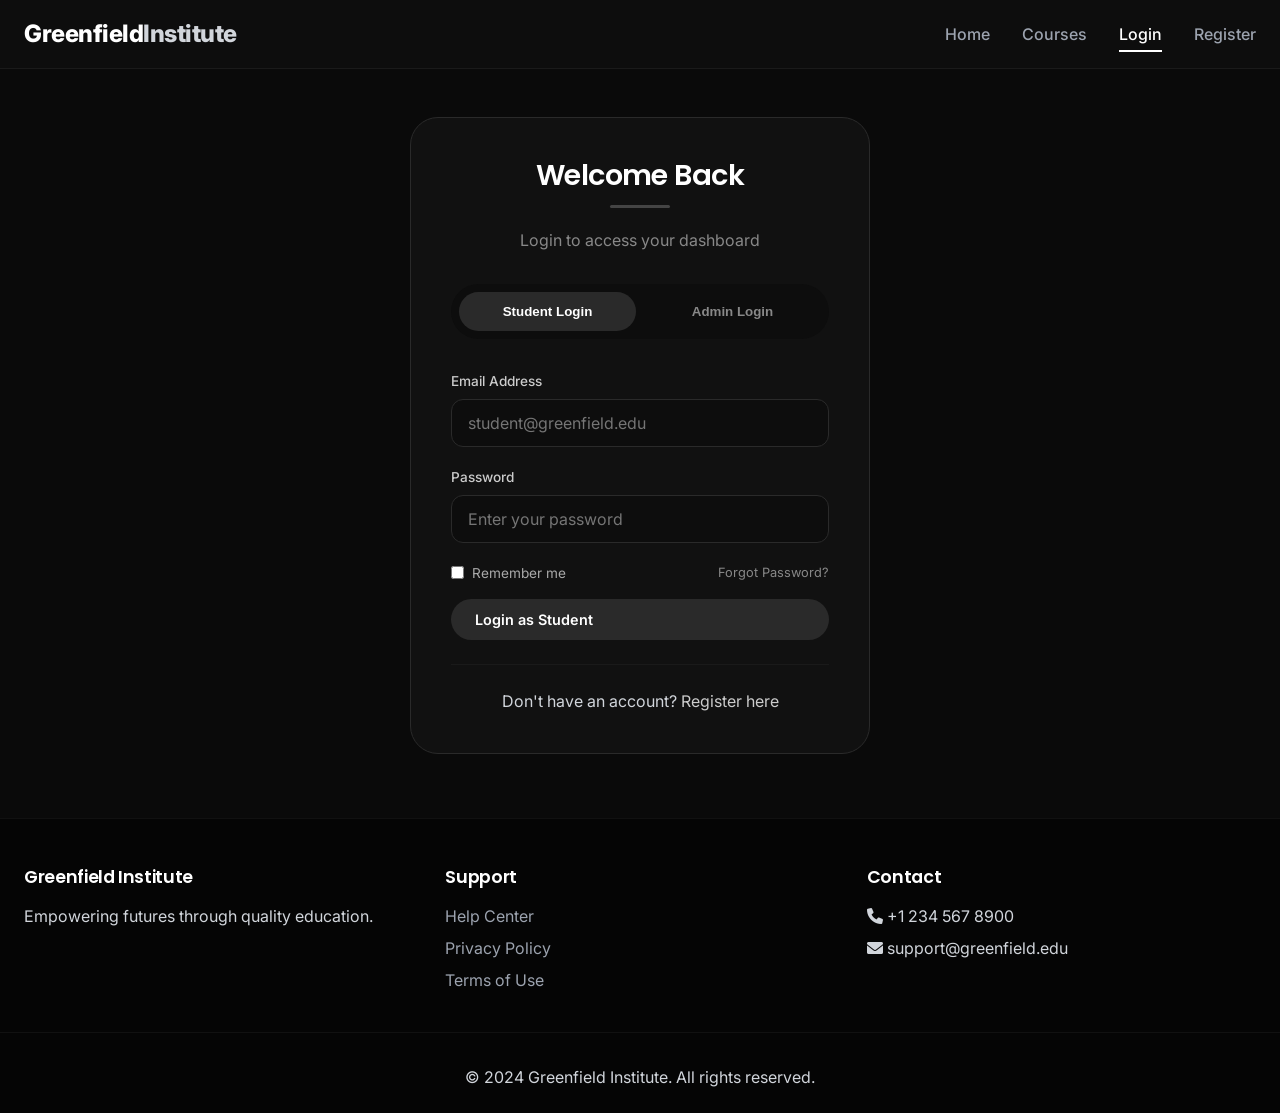
<file: Greenfield Registration/html/login.html>
<!DOCTYPE html>
<html lang="en">
<head>
    <meta charset="UTF-8">
    <meta name="viewport" content="width=device-width, initial-scale=1.0">
    <title>Login - Greenfield Institute</title>
    <link rel="stylesheet" href="../css/base.css">
    <link rel="stylesheet" href="../css/login.css">
    <link href="https://fonts.googleapis.com/css2?family=Inter:wght@300;400;500;600;700&family=Poppins:wght@400;500;600;700&display=swap" rel="stylesheet">
    <link rel="stylesheet" href="https://cdnjs.cloudflare.com/ajax/libs/font-awesome/6.0.0/css/all.min.css">
</head>
<body>
    <nav class="navbar">
        <div class="nav-container">
            <a href="index.html" class="logo">Greenfield<span>Institute</span></a>
            <ul class="nav-links">
                <li><a href="index.html">Home</a></li>
                <li><a href="courses.html">Courses</a></li>
                <li><a href="login.html" class="active">Login</a></li>
                <li><a href="register.html">Register</a></li>
            </ul>
        </div>
    </nav>

    <main>
        <div class="container">
            <div class="form-container">
                <h2>Welcome Back</h2>
                <p>Login to access your dashboard</p>

                <div class="tabs">
                    <button class="tab-btn active" onclick="switchTab('student')">Student Login</button>
                    <button class="tab-btn" onclick="switchTab('admin')">Admin Login</button>
                </div>

                <div id="student-tab" class="tab-content active">
                    <form id="student-login-form" onsubmit="return handleStudentLogin(event)">
                        <div class="form-group">
                            <label for="student-email">Email Address</label>
                            <input type="email" id="student-email" required placeholder="student@greenfield.edu">
                        </div>
                        <div class="form-group">
                            <label for="student-password">Password</label>
                            <input type="password" id="student-password" required placeholder="Enter your password">
                        </div>
                        <div class="checkbox-group">
                            <label><input type="checkbox"> Remember me</label>
                            <a href="#" class="forgot-link">Forgot Password?</a>
                        </div>
                        <button type="submit" class="btn btn-primary" style="width: 100%;">Login as Student</button>
                        <div class="register-link">Don't have an account? <a href="register.html">Register here</a></div>
                    </form>
                </div>

                <div id="admin-tab" class="tab-content">
                    <form id="admin-login-form" onsubmit="return handleAdminLogin(event)">
                        <div class="form-group">
                            <label for="admin-email">Admin Email</label>
                            <input type="email" id="admin-email" required placeholder="admin@greenfield.edu">
                        </div>
                        <div class="form-group">
                            <label for="admin-password">Password</label>
                            <input type="password" id="admin-password" required placeholder="Enter admin password">
                        </div>
                        <div class="checkbox-group">
                            <label><input type="checkbox"> Remember me</label>
                            <a href="#" class="forgot-link">Contact IT Support</a>
                        </div>
                        <button type="submit" class="btn btn-primary" style="width: 100%;">Login as Admin</button>
                    </form>
                </div>

                <div id="error-message" class="alert alert-error" style="display: none;"></div>
            </div>
        </div>
    </main>

    <footer class="footer">
        <div class="footer-content">
            <div class="footer-section"><h3>Greenfield Institute</h3><p>Empowering futures through quality education.</p></div>
            <div class="footer-section"><h3>Support</h3><ul><li><a href="#">Help Center</a></li><li><a href="#">Privacy Policy</a></li><li><a href="#">Terms of Use</a></li></ul></div>
            <div class="footer-section"><h3>Contact</h3><ul><li><i class="fas fa-phone"></i> +1 234 567 8900</li><li><i class="fas fa-envelope"></i> support@greenfield.edu</li></ul></div>
        </div>
        <div class="footer-bottom"><p>&copy; 2024 Greenfield Institute. All rights reserved.</p></div>
    </footer>

    <script src="../js/main.js"></script>
    <script>
        function switchTab(role) {
            const studentTab = document.getElementById('student-tab');
            const adminTab = document.getElementById('admin-tab');
            const tabs = document.querySelectorAll('.tab-btn');
            if (role === 'student') {
                studentTab.classList.add('active');
                adminTab.classList.remove('active');
                tabs[0].classList.add('active');
                tabs[1].classList.remove('active');
            } else {
                studentTab.classList.remove('active');
                adminTab.classList.add('active');
                tabs[0].classList.remove('active');
                tabs[1].classList.add('active');
            }
        }
        
        function handleStudentLogin(event) {
            event.preventDefault();
            const email = document.getElementById('student-email').value;
            const password = document.getElementById('student-password').value;
            const errorDiv = document.getElementById('error-message');
            const students = JSON.parse(localStorage.getItem('students')) || [];
            const student = students.find(s => s.email === email);
            
            if (student && password === 'password123') {
                showToast('Login successful! Redirecting...', 'success');
                setTimeout(() => window.location.href = 'student-dashboard.html', 1000);
            } else {
                errorDiv.style.display = 'block';
                errorDiv.innerHTML = '✗ Invalid email or password. Demo password: password123';
                setTimeout(() => errorDiv.style.display = 'none', 3000);
            }
            return false;
        }
        
        function handleAdminLogin(event) {
            event.preventDefault();
            const email = document.getElementById('admin-email').value;
            const password = document.getElementById('admin-password').value;
            const errorDiv = document.getElementById('error-message');
            
            if (email === 'admin@greenfield.edu' && password === 'admin123') {
                showToast('Admin login successful!', 'success');
                setTimeout(() => window.location.href = 'admin-dashboard.html', 1000);
            } else {
                errorDiv.style.display = 'block';
                errorDiv.innerHTML = '✗ Invalid credentials. Demo: admin@greenfield.edu / admin123';
                setTimeout(() => errorDiv.style.display = 'none', 3000);
            }
            return false;
        }
    </script>
</body>
</html>
</file>
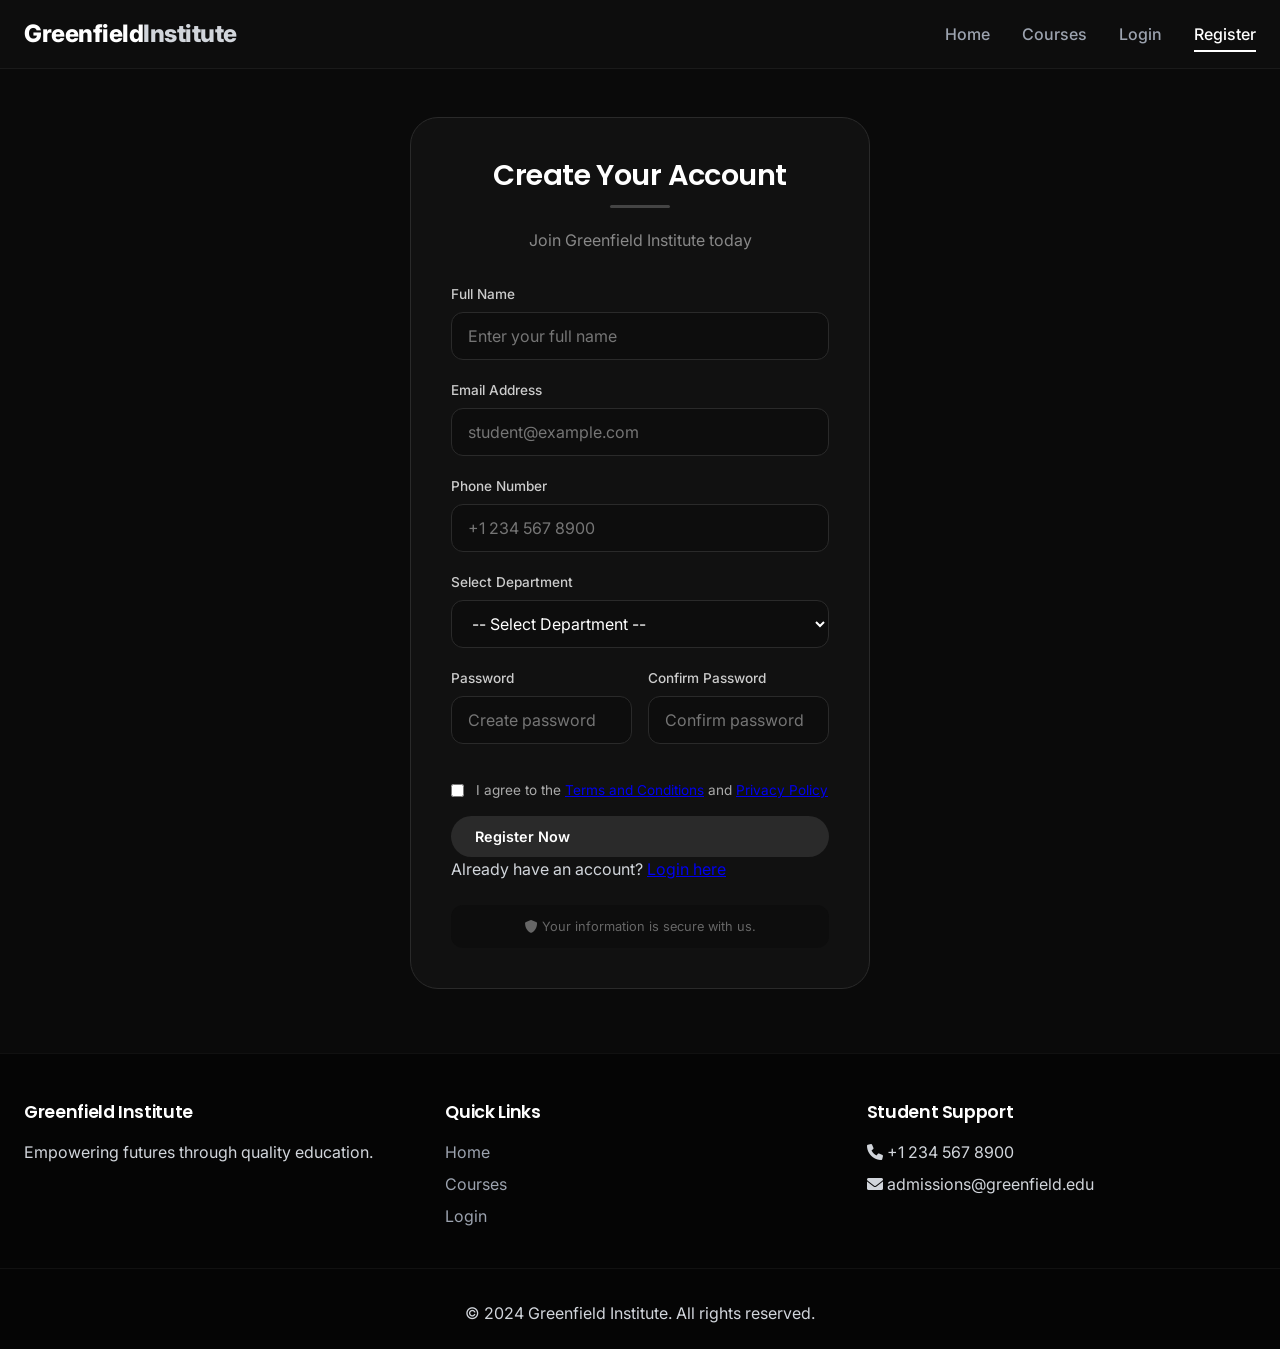
<file: Greenfield Registration/html/register.html>
<!DOCTYPE html>
<html lang="en">
<head>
    <meta charset="UTF-8">
    <meta name="viewport" content="width=device-width, initial-scale=1.0">
    <title>Register - Greenfield Institute</title>
    <link rel="stylesheet" href="../css/base.css">
    <link rel="stylesheet" href="../css/register.css">
    <link href="https://fonts.googleapis.com/css2?family=Inter:wght@300;400;500;600;700&family=Poppins:wght@400;500;600;700&display=swap" rel="stylesheet">
    <link rel="stylesheet" href="https://cdnjs.cloudflare.com/ajax/libs/font-awesome/6.0.0/css/all.min.css">
</head>
<body>
    <nav class="navbar">
        <div class="nav-container">
            <a href="index.html" class="logo">Greenfield<span>Institute</span></a>
            <ul class="nav-links">
                <li><a href="index.html">Home</a></li>
                <li><a href="courses.html">Courses</a></li>
                <li><a href="login.html">Login</a></li>
                <li><a href="register.html" class="active">Register</a></li>
            </ul>
        </div>
    </nav>

    <main>
        <div class="container">
            <div class="form-container">
                <h2>Create Your Account</h2>
                <p>Join Greenfield Institute today</p>

                <form id="register-form" onsubmit="return handleRegister(event)">
                    <div class="form-group">
                        <label for="fullname">Full Name</label>
                        <input type="text" id="fullname" required placeholder="Enter your full name">
                    </div>
                    <div class="form-group">
                        <label for="email">Email Address</label>
                        <input type="email" id="email" required placeholder="student@example.com">
                    </div>
                    <div class="form-group">
                        <label for="phone">Phone Number</label>
                        <input type="tel" id="phone" required placeholder="+1 234 567 8900">
                    </div>
                    <div class="form-group">
                        <label for="department">Select Department</label>
                        <select id="department" required>
                            <option value="">-- Select Department --</option>
                            <option value="cs">Computer Science</option>
                            <option value="it">Information Technology</option>
                            <option value="ds">Data Science</option>
                            <option value="ba">Business Analytics</option>
                        </select>
                    </div>
                    <div class="form-row">
                        <div class="form-group">
                            <label for="password">Password</label>
                            <input type="password" id="password" required placeholder="Create password" minlength="6">
                        </div>
                        <div class="form-group">
                            <label for="confirm-password">Confirm Password</label>
                            <input type="password" id="confirm-password" required placeholder="Confirm password">
                        </div>
                    </div>
                    <div class="terms-group">
                        <input type="checkbox" id="terms" required>
                        <label for="terms">I agree to the <a href="#">Terms and Conditions</a> and <a href="#">Privacy Policy</a></label>
                    </div>
                    <button type="submit" class="btn btn-primary" style="width: 100%;">Register Now</button>
                    <div class="login-link">Already have an account? <a href="login.html">Login here</a></div>
                </form>

                <div class="security-note"><i class="fas fa-shield-alt"></i> Your information is secure with us.</div>
            </div>
        </div>
    </main>

    <footer class="footer">
        <div class="footer-content">
            <div class="footer-section"><h3>Greenfield Institute</h3><p>Empowering futures through quality education.</p></div>
            <div class="footer-section"><h3>Quick Links</h3><ul><li><a href="index.html">Home</a></li><li><a href="courses.html">Courses</a></li><li><a href="login.html">Login</a></li></ul></div>
            <div class="footer-section"><h3>Student Support</h3><ul><li><i class="fas fa-phone"></i> +1 234 567 8900</li><li><i class="fas fa-envelope"></i> admissions@greenfield.edu</li></ul></div>
        </div>
        <div class="footer-bottom"><p>&copy; 2024 Greenfield Institute. All rights reserved.</p></div>
    </footer>

    <script src="../js/main.js"></script>
    <script>
        function handleRegister(event) {
            event.preventDefault();
            const fullname = document.getElementById('fullname').value;
            const email = document.getElementById('email').value;
            const phone = document.getElementById('phone').value;
            const department = document.getElementById('department').value;
            const password = document.getElementById('password').value;
            const confirmPassword = document.getElementById('confirm-password').value;
            const terms = document.getElementById('terms').checked;
            
            if (!fullname || !email || !phone || !department) {
                showToast('Please fill in all fields', 'error');
                return false;
            }
            if (password !== confirmPassword) {
                showToast('Passwords do not match', 'error');
                return false;
            }
            if (password.length < 6) {
                showToast('Password must be at least 6 characters', 'error');
                return false;
            }
            if (!terms) {
                showToast('Please agree to the Terms and Conditions', 'error');
                return false;
            }
            
            const students = JSON.parse(localStorage.getItem('students')) || [];
            if (students.find(s => s.email === email)) {
                showToast('An account with this email already exists', 'error');
                return false;
            }
            
            const newStudent = {
                id: `GF${String(students.length + 1).padStart(4, '0')}`,
                name: fullname, email, phone, department, enrolledCourses: [], gpa: 0
            };
            students.push(newStudent);
            localStorage.setItem('students', JSON.stringify(students));
            
            showToast('Registration successful! Please login.', 'success');
            setTimeout(() => window.location.href = 'login.html', 1500);
            return false;
        }
    </script>
</body>
</html>
</file>
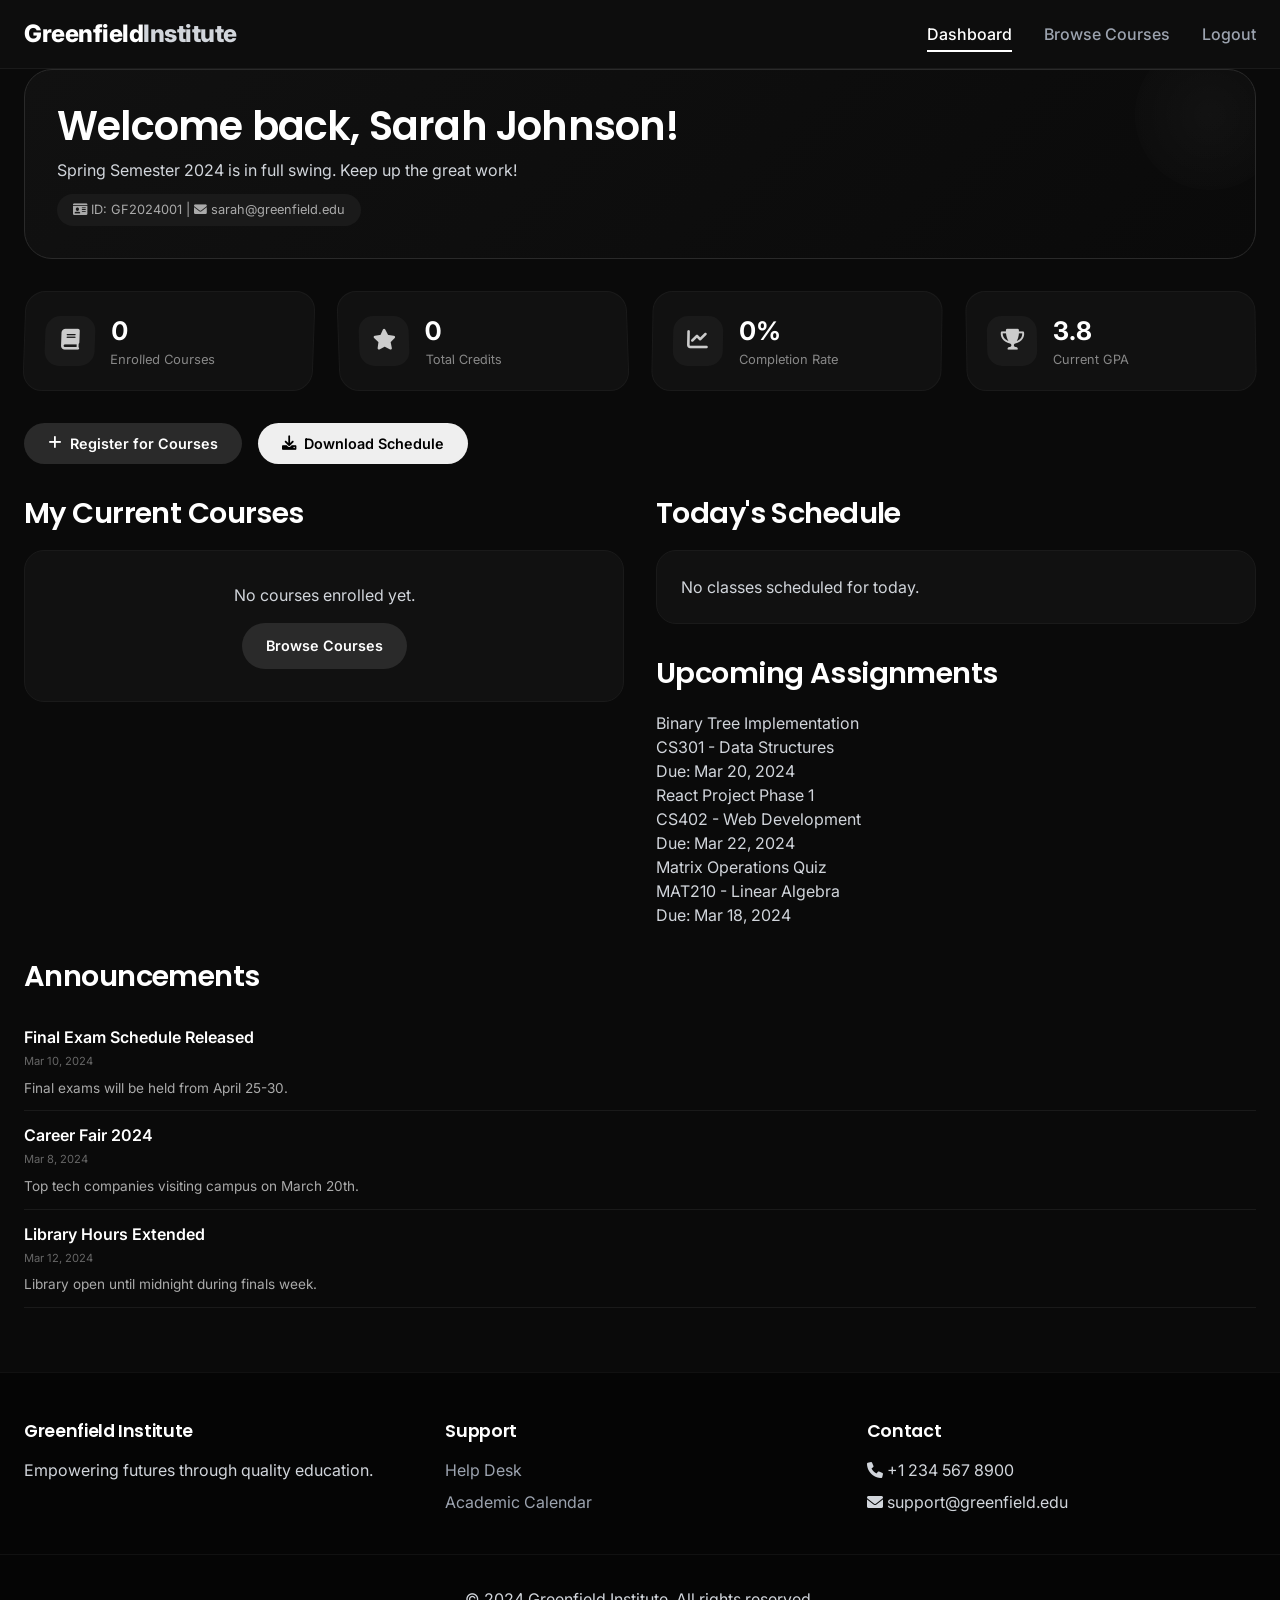
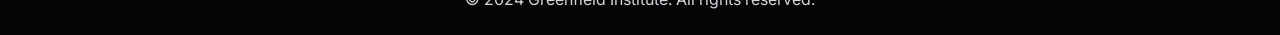
<file: Greenfield Registration/html/student-dashboard.html>
<!DOCTYPE html>
<html lang="en">
<head>
    <meta charset="UTF-8">
    <meta name="viewport" content="width=device-width, initial-scale=1.0">
    <title>Student Dashboard - Greenfield Institute</title>
    <link rel="stylesheet" href="../css/base.css">
    <link rel="stylesheet" href="../css/student-dashboard.css">
    <link href="https://fonts.googleapis.com/css2?family=Inter:wght@300;400;500;600;700&family=Poppins:wght@400;500;600;700&display=swap" rel="stylesheet">
    <link rel="stylesheet" href="https://cdnjs.cloudflare.com/ajax/libs/font-awesome/6.0.0/css/all.min.css">
</head>
<body>
    <nav class="navbar">
        <div class="nav-container">
            <a href="index.html" class="logo">Greenfield<span>Institute</span></a>
            <ul class="nav-links">
                <li><a href="student-dashboard.html" class="active">Dashboard</a></li>
                <li><a href="courses.html">Browse Courses</a></li>
                <li><a href="index.html">Logout</a></li>
            </ul>
        </div>
    </nav>

    <main>
        <div class="container">
            <div class="welcome-banner">
                <div>
                    <h1>Welcome back, <span id="student-name">Student</span>!</h1>
                    <p>Spring Semester 2024 is in full swing. Keep up the great work!</p>
                    <div class="student-badge"><i class="fas fa-id-card"></i> ID: <span id="student-id">-</span> | <i class="fas fa-envelope"></i> <span id="student-email">-</span></div>
                </div>
            </div>

            <div class="stats-grid">
                <div class="stat-card"><div class="stat-icon"><i class="fas fa-book"></i></div><div class="stat-info"><div class="stat-number" id="courses-count">0</div><div class="stat-label">Enrolled Courses</div></div></div>
                <div class="stat-card"><div class="stat-icon"><i class="fas fa-star"></i></div><div class="stat-info"><div class="stat-number" id="credits-count">0</div><div class="stat-label">Total Credits</div></div></div>
                <div class="stat-card"><div class="stat-icon"><i class="fas fa-chart-line"></i></div><div class="stat-info"><div class="stat-number" id="completion-rate">0%</div><div class="stat-label">Completion Rate</div></div></div>
                <div class="stat-card"><div class="stat-icon"><i class="fas fa-trophy"></i></div><div class="stat-info"><div class="stat-number" id="gpa-value">0.0</div><div class="stat-label">Current GPA</div></div></div>
            </div>

            <div class="quick-actions">
                <button onclick="location.href='courses.html'" class="btn btn-primary"><i class="fas fa-plus"></i> Register for Courses</button>
                <button onclick="showToast('Schedule download started', 'success')" class="btn btn-secondary"><i class="fas fa-download"></i> Download Schedule</button>
            </div>

            <div style="display: grid; grid-template-columns: 1fr 1fr; gap: 2rem;">
                <div><h2>My Current Courses</h2><div id="enrolled-courses-container"></div></div>
                <div><h2>Today's Schedule</h2><div class="card" id="today-schedule"></div><h2 style="margin-top: 2rem;">Upcoming Assignments</h2><div id="upcoming-assignments"></div></div>
            </div>

            <div style="margin-top: 2rem;"><h2>Announcements</h2><div id="announcements-container"></div></div>
        </div>
    </main>

    <footer class="footer">
        <div class="footer-content">
            <div class="footer-section"><h3>Greenfield Institute</h3><p>Empowering futures through quality education.</p></div>
            <div class="footer-section"><h3>Support</h3><ul><li><a href="#">Help Desk</a></li><li><a href="#">Academic Calendar</a></li></ul></div>
            <div class="footer-section"><h3>Contact</h3><ul><li><i class="fas fa-phone"></i> +1 234 567 8900</li><li><i class="fas fa-envelope"></i> support@greenfield.edu</li></ul></div>
        </div>
        <div class="footer-bottom"><p>&copy; 2024 Greenfield Institute. All rights reserved.</p></div>
    </footer>

    <script src="../js/main.js"></script>
    <script src="../js/dashboard.js"></script>
</body>
</html>
</file>
<file: Greenfield Registration/css/base.css>
* {
    margin: 0;
    padding: 0;
    box-sizing: border-box;
}

:root {
    --primary: #6b7280;
    --primary-dark: #4b5563;
    --primary-light: #9ca3af;
    --secondary: #374151;
    --secondary-dark: #1f2937;
    --dark: #0a0a0a;
    --dark-card: #111111;
    --gray: #9ca3af;
    --gray-light: #d1d5db;
    --gray-dark: #4b5563;
    --bg-card: #1a1a1a;
    --white: #ffffff;
    --success: #10b981;
    --warning: #f59e0b;
    --danger: #ef4444;
    --shadow: 0 4px 6px -1px rgba(0, 0, 0, 0.3);
    --shadow-lg: 0 10px 15px -3px rgba(0, 0, 0, 0.4);
    --shadow-xl: 0 20px 25px -5px rgba(0, 0, 0, 0.5);
    --radius: 12px;
    --radius-lg: 20px;
    --radius-xl: 28px;
    --transition: all 0.3s cubic-bezier(0.4, 0, 0.2, 1);
}

body {
    font-family: 'Inter', -apple-system, BlinkMacSystemFont, sans-serif;
    background: #0a0a0a;
    min-height: 100vh;
    color: var(--gray-light);
    line-height: 1.5;
}

h1, h2, h3, h4, h5, h6 {
    font-family: 'Poppins', -apple-system, BlinkMacSystemFont, sans-serif;
    font-weight: 600;
    line-height: 1.2;
    letter-spacing: -0.02em;
}

h1 {
    font-size: 2.5rem;
    color: var(--white);
}

h2 {
    font-size: 1.8rem;
    margin-bottom: 1.25rem;
    color: var(--white);
}

.container {
    max-width: 1280px;
    margin: 0 auto;
    padding: 0 24px;
}

.navbar {
    background: #0d0d0d;
    border-bottom: 1px solid #1a1a1a;
    position: sticky;
    top: 0;
    z-index: 100;
    backdrop-filter: blur(10px);
}

.nav-container {
    max-width: 1280px;
    margin: 0 auto;
    padding: 1rem 24px;
    display: flex;
    justify-content: space-between;
    align-items: center;
    flex-wrap: wrap;
    gap: 1rem;
}

.logo {
    font-size: 1.5rem;
    font-weight: 800;
    color: var(--white);
    text-decoration: none;
    letter-spacing: -0.5px;
}

.logo span {
    color: var(--gray-light);
}

.nav-links {
    display: flex;
    gap: 2rem;
    list-style: none;
}

.nav-links a {
    text-decoration: none;
    color: var(--gray);
    font-weight: 500;
    transition: var(--transition);
    padding: 0.5rem 0;
    position: relative;
}

.nav-links a::after {
    content: '';
    position: absolute;
    bottom: 0;
    left: 0;
    width: 0;
    height: 2px;
    background: var(--white);
    transition: var(--transition);
}

.nav-links a:hover::after,
.nav-links a.active::after {
    width: 100%;
}

.nav-links a:hover,
.nav-links a.active {
    color: var(--white);
}

.btn {
    display: inline-flex;
    align-items: center;
    gap: 0.5rem;
    padding: 0.75rem 1.5rem;
    border-radius: 50px;
    font-weight: 600;
    font-size: 0.9rem;
    transition: var(--transition);
    cursor: pointer;
    border: none;
    font-family: inherit;
    text-decoration: none;
}

.btn-primary {
    background: #2a2a2a;
    color: var(--white);
}

.btn-primary:hover {
    background: #3a3a3a;
    transform: translateY(-2px);
}

.btn-outline {
    background: transparent;
    color: var(--white);
    border: 1px solid #3a3a3a;
}

.btn-outline:hover {
    background: #2a2a2a;
    transform: translateY(-2px);
}

.btn-sm {
    padding: 0.5rem 1rem;
    font-size: 0.8rem;
}

.card {
    background: #111111;
    border-radius: var(--radius-lg);
    padding: 1.5rem;
    transition: var(--transition);
    border: 1px solid #1a1a1a;
}

.card:hover {
    transform: translateY(-4px);
    border-color: #2a2a2a;
}

.footer {
    background: #050505;
    padding: 3rem 0 1.5rem;
    margin-top: 4rem;
    border-top: 1px solid #111111;
}

.footer-content {
    max-width: 1280px;
    margin: 0 auto;
    padding: 0 24px;
    display: grid;
    grid-template-columns: repeat(auto-fit, minmax(250px, 1fr));
    gap: 2rem;
}

.footer-section h3 {
    color: var(--white);
    margin-bottom: 1rem;
    font-size: 1.1rem;
}

.footer-section ul {
    list-style: none;
}

.footer-section ul li {
    margin-bottom: 0.5rem;
}

.footer-section a {
    color: var(--gray);
    text-decoration: none;
    transition: var(--transition);
}

.footer-section a:hover {
    color: var(--white);
}

.footer-bottom {
    text-align: center;
    padding-top: 2rem;
    margin-top: 2rem;
    border-top: 1px solid #111111;
}

.form-group {
    margin-bottom: 1.25rem;
}

.form-group label {
    display: block;
    margin-bottom: 0.5rem;
    font-weight: 500;
    color: var(--gray-light);
}

.form-group input,
.form-group select {
    width: 100%;
    padding: 0.75rem 1rem;
    background: #0d0d0d;
    border: 1px solid #2a2a2a;
    border-radius: var(--radius);
    font-family: inherit;
    font-size: 1rem;
    color: var(--white);
    transition: var(--transition);
}

.form-group input:focus,
.form-group select:focus {
    outline: none;
    border-color: #555;
}

.table-container {
    overflow-x: auto;
    background: #111111;
    border-radius: var(--radius-lg);
}

.data-table {
    width: 100%;
    border-collapse: collapse;
}

.data-table th,
.data-table td {
    padding: 1rem;
    text-align: left;
    border-bottom: 1px solid #1a1a1a;
}

.data-table th {
    background: #0d0d0d;
    font-weight: 600;
    color: var(--white);
}

.data-table tr:hover {
    background: #1a1a1a;
}

.modal {
    display: none;
    position: fixed;
    top: 0;
    left: 0;
    right: 0;
    bottom: 0;
    background: rgba(0, 0, 0, 0.9);
    justify-content: center;
    align-items: center;
    z-index: 1000;
}

.modal-content {
    background: #111111;
    border-radius: var(--radius-xl);
    max-width: 500px;
    width: 90%;
    border: 1px solid #2a2a2a;
}

.modal-header {
    padding: 1.25rem;
    border-bottom: 1px solid #1a1a1a;
    display: flex;
    justify-content: space-between;
    align-items: center;
}

.modal-body {
    padding: 1.25rem;
}

.modal-footer {
    padding: 1.25rem;
    border-top: 1px solid #1a1a1a;
    display: flex;
    justify-content: flex-end;
    gap: 1rem;
}

.close-modal {
    background: none;
    border: none;
    font-size: 1.5rem;
    cursor: pointer;
    color: var(--gray);
}

@keyframes fadeIn {
    from { opacity: 0; transform: translateY(20px); }
    to { opacity: 1; transform: translateY(0); }
}

@keyframes slideUp {
    from { opacity: 0; transform: translateY(40px); }
    to { opacity: 1; transform: translateY(0); }
}

@media (max-width: 768px) {
    .nav-container {
        flex-direction: column;
    }
    
    .nav-links {
        flex-wrap: wrap;
        justify-content: center;
        gap: 1rem;
    }
    
    h1 {
        font-size: 1.8rem;
    }
}
</file>
<file: Greenfield Registration/css/index.css>
#particleCanvas {
    position: fixed;
    top: 0;
    left: 0;
    width: 100%;
    height: 100%;
    pointer-events: none;
    z-index: 0;
}

.orb {
    position: fixed;
    border-radius: 50%;
    filter: blur(80px);
    pointer-events: none;
    z-index: 0;
    animation: floatOrb 20s ease-in-out infinite;
}

.orb-1 {
    width: 400px;
    height: 400px;
    background: rgba(100, 100, 100, 0.08);
    top: -100px;
    right: -100px;
    animation-delay: 0s;
}

.orb-2 {
    width: 350px;
    height: 350px;
    background: rgba(150, 150, 150, 0.06);
    bottom: -80px;
    left: -80px;
    animation-delay: -5s;
}

.orb-3 {
    width: 300px;
    height: 300px;
    background: rgba(80, 80, 80, 0.07);
    top: 50%;
    left: 50%;
    transform: translate(-50%, -50%);
    animation-delay: -10s;
}

.orb-4 {
    width: 250px;
    height: 250px;
    background: rgba(120, 120, 120, 0.05);
    bottom: 20%;
    right: 10%;
    animation-delay: -15s;
}

@keyframes floatOrb {
    0%, 100% {
        transform: translate(0, 0) scale(1);
    }
    33% {
        transform: translate(30px, -30px) scale(1.1);
    }
    66% {
        transform: translate(-20px, 20px) scale(0.9);
    }
}

.logo-wrapper {
    text-decoration: none;
    display: flex;
    align-items: center;
}

.logo-icon {
    display: flex;
    align-items: center;
    gap: 12px;
    position: relative;
}

.logo-shield {
    width: 45px;
    height: 50px;
    background: linear-gradient(135deg, #1a1a1a, #2a2a2a);
    border-radius: 12px;
    position: relative;
    border: 1px solid #3a3a3a;
    transition: all 0.3s ease;
}

.logo-shield::before {
    content: "G";
    position: absolute;
    top: 50%;
    left: 50%;
    transform: translate(-50%, -50%);
    font-size: 1.5rem;
    font-weight: 800;
    color: #9ca3af;
}

.logo-shield::after {
    content: "";
    position: absolute;
    top: -2px;
    left: -2px;
    right: -2px;
    bottom: -2px;
    background: linear-gradient(135deg, #555, #888, #555);
    border-radius: 14px;
    z-index: -1;
    opacity: 0;
    transition: opacity 0.3s ease;
}

.logo-wrapper:hover .logo-shield::after {
    opacity: 0.5;
}

.logo-text {
    display: flex;
    flex-direction: column;
}

.logo-text-main {
    font-size: 1.2rem;
    font-weight: 800;
    letter-spacing: 1px;
    color: #ffffff;
    line-height: 1.2;
}

.logo-text-sub {
    font-size: 0.7rem;
    letter-spacing: 1.5px;
    color: #9ca3af;
}

.hero {
    min-height: 90vh;
    display: flex;
    align-items: center;
    position: relative;
    z-index: 1;
    padding: 4rem 0;
}

.hero-container {
    max-width: 1280px;
    margin: 0 auto;
    padding: 0 24px;
    display: grid;
    grid-template-columns: 1fr 1fr;
    gap: 3rem;
    align-items: center;
}

.hero-badge {
    display: inline-flex;
    align-items: center;
    gap: 8px;
    background: rgba(255, 255, 255, 0.05);
    backdrop-filter: blur(10px);
    padding: 0.5rem 1rem;
    border-radius: 50px;
    font-size: 0.8rem;
    color: #aaa;
    margin-bottom: 1.5rem;
    width: fit-content;
}

.badge-dot {
    width: 8px;
    height: 8px;
    background: #10b981;
    border-radius: 50%;
    animation: pulse 2s infinite;
}

@keyframes pulse {
    0%, 100% { opacity: 1; transform: scale(1); }
    50% { opacity: 0.5; transform: scale(1.2); }
}

.hero h1 {
    font-size: 3.5rem;
    margin-bottom: 1.5rem;
    line-height: 1.2;
}

.gradient-text {
    background: linear-gradient(135deg, #ffffff, #9ca3af, #6b7280);
    -webkit-background-clip: text;
    background-clip: text;
    color: transparent;
}

.hero-stats {
    display: flex;
    gap: 2rem;
    margin-bottom: 1.5rem;
    padding: 1rem 0;
}

.stat-item {
    text-align: center;
}

.stat-number {
    font-size: 1.8rem;
    font-weight: 700;
    color: white;
    display: block;
}

.stat-label {
    font-size: 0.8rem;
    color: #888;
}

.stat-divider {
    width: 1px;
    height: 40px;
    background: #2a2a2a;
}

.hero p {
    color: #aaa;
    line-height: 1.6;
    margin-bottom: 2rem;
    max-width: 500px;
}

.hero-buttons {
    display: flex;
    gap: 1rem;
    flex-wrap: wrap;
}

.btn-glow {
    position: relative;
    overflow: hidden;
}

.btn-glow::before {
    content: '';
    position: absolute;
    top: 0;
    left: -100%;
    width: 100%;
    height: 100%;
    background: linear-gradient(90deg, transparent, rgba(255,255,255,0.2), transparent);
    transition: left 0.5s ease;
}

.btn-glow:hover::before {
    left: 100%;
}

.hero-visual {
    position: relative;
    height: 450px;
}

.floating-card {
    position: absolute;
    background: rgba(20, 20, 20, 0.9);
    backdrop-filter: blur(10px);
    border-radius: 16px;
    padding: 1rem 1.5rem;
    display: flex;
    align-items: center;
    gap: 1rem;
    border: 1px solid #2a2a2a;
    transition: all 0.3s ease;
    cursor: pointer;
}

.floating-card:hover {
    transform: translateY(-5px) scale(1.05);
    border-color: #444;
    background: #1a1a1a;
}

.floating-card i {
    font-size: 1.5rem;
    color: #9ca3af;
}

.card-content h4 {
    color: white;
    font-size: 0.9rem;
    margin-bottom: 0.2rem;
}

.card-content p {
    color: #888;
    font-size: 0.7rem;
}

.card-1 {
    top: 20px;
    left: 0;
    animation: float1 6s ease-in-out infinite;
}

.card-2 {
    top: 120px;
    right: 0;
    animation: float2 7s ease-in-out infinite;
}

.card-3 {
    bottom: 100px;
    left: 30px;
    animation: float3 5s ease-in-out infinite;
}

.card-4 {
    bottom: 20px;
    right: 50px;
    animation: float4 8s ease-in-out infinite;
}

@keyframes float1 {
    0%, 100% { transform: translateY(0); }
    50% { transform: translateY(-15px); }
}

@keyframes float2 {
    0%, 100% { transform: translateY(0); }
    50% { transform: translateY(-20px); }
}

@keyframes float3 {
    0%, 100% { transform: translateY(0); }
    50% { transform: translateY(-10px); }
}

@keyframes float4 {
    0%, 100% { transform: translateY(0); }
    50% { transform: translateY(-25px); }
}

.hero-glow-effect {
    position: absolute;
    bottom: 0;
    right: 0;
    width: 200px;
    height: 200px;
    background: radial-gradient(circle, rgba(100,100,100,0.1), transparent);
    border-radius: 50%;
    pointer-events: none;
}

.animate-slide-down {
    animation: slideDown 0.6s ease forwards;
}

.animate-slide-up {
    animation: slideUp 0.6s ease forwards;
    opacity: 0;
}

.animate-slide-right {
    animation: slideRight 0.8s ease forwards;
    opacity: 0;
}

.delay-1 { animation-delay: 0.1s; }
.delay-2 { animation-delay: 0.2s; }
.delay-3 { animation-delay: 0.3s; }

@keyframes slideDown {
    from {
        opacity: 0;
        transform: translateY(-30px);
    }
    to {
        opacity: 1;
        transform: translateY(0);
    }
}

@keyframes slideUp {
    from {
        opacity: 0;
        transform: translateY(30px);
    }
    to {
        opacity: 1;
        transform: translateY(0);
    }
}

@keyframes slideRight {
    from {
        opacity: 0;
        transform: translateX(50px);
    }
    to {
        opacity: 1;
        transform: translateX(0);
    }
}

.section-header {
    text-align: center;
    margin-bottom: 3rem;
}

.section-tag {
    display: inline-block;
    background: rgba(255, 255, 255, 0.05);
    padding: 0.3rem 1rem;
    border-radius: 50px;
    font-size: 0.75rem;
    color: #aaa;
    margin-bottom: 1rem;
}

.section-header h2 {
    color: white;
    margin-bottom: 1rem;
}

.section-header p {
    color: #888;
    max-width: 600px;
    margin: 0 auto;
}

/* 3D Flip Cards */
.features-grid {
    display: grid;
    grid-template-columns: repeat(4, 1fr);
    gap: 1.5rem;
    margin: 3rem 0;
}

.feature-card-3d {
    background: transparent;
    height: 320px;
    perspective: 1000px;
    cursor: pointer;
}

.feature-front, .feature-back {
    position: absolute;
    width: 100%;
    height: 100%;
    backface-visibility: hidden;
    border-radius: 20px;
    padding: 1.5rem;
    transition: transform 0.6s ease;
    background: #111111;
    border: 1px solid #2a2a2a;
}

.feature-front {
    transform: rotateY(0deg);
    display: flex;
    flex-direction: column;
    align-items: center;
    text-align: center;
}

.feature-back {
    transform: rotateY(180deg);
    display: flex;
    flex-direction: column;
    align-items: center;
    text-align: center;
    justify-content: center;
    background: #151515;
}

.feature-card-3d:hover .feature-front {
    transform: rotateY(180deg);
}

.feature-card-3d:hover .feature-back {
    transform: rotateY(0deg);
}

.feature-icon {
    width: 70px;
    height: 70px;
    background: #1a1a1a;
    border-radius: 50%;
    display: flex;
    align-items: center;
    justify-content: center;
    margin-bottom: 1.25rem;
}

.feature-icon i {
    font-size: 2rem;
    color: #9ca3af;
}

.feature-front h3, .feature-back h3 {
    color: white;
    margin-bottom: 0.75rem;
}

.feature-front p, .feature-back p {
    color: #888;
    font-size: 0.85rem;
    line-height: 1.5;
}

.feature-back i {
    font-size: 2rem;
    color: #9ca3af;
    margin-bottom: 1rem;
}

.feature-link {
    margin-top: 1rem;
    color: #9ca3af;
    font-size: 0.8rem;
    transition: color 0.3s ease;
}

.feature-link:hover {
    color: white;
}

.stats-showcase {
    padding: 4rem 0;
    background: linear-gradient(135deg, #0a0a0a, #050505);
    margin: 3rem 0;
}

.stats-wrapper {
    display: grid;
    grid-template-columns: 1fr 1fr;
    gap: 3rem;
    align-items: center;
}

.stats-left h2 {
    color: white;
    margin: 0.5rem 0 1rem;
}

.stats-left > p {
    color: #888;
    margin-bottom: 2rem;
}

.impact-item {
    margin-bottom: 1.5rem;
}

.impact-number {
    font-size: 1.8rem;
    font-weight: 700;
    color: white;
    display: inline-block;
}

.impact-label {
    color: #888;
    font-size: 0.85rem;
    margin-left: 0.5rem;
}

.progress-bar {
    height: 4px;
    background: #1a1a1a;
    border-radius: 10px;
    margin-top: 0.5rem;
    overflow: hidden;
}

.progress-fill {
    height: 100%;
    background: linear-gradient(90deg, #666, #9ca3af);
    border-radius: 10px;
    width: 0%;
    transition: width 1.5s ease;
}

.stats-card {
    background: #111111;
    border-radius: 16px;
    padding: 1.25rem;
    display: flex;
    align-items: center;
    gap: 1rem;
    margin-bottom: 1rem;
    border: 1px solid #2a2a2a;
    transition: all 0.3s ease;
}

.stats-card:hover {
    transform: translateX(10px);
    border-color: #3a3a3a;
}

.stats-card i {
    font-size: 2rem;
    color: #9ca3af;
}

.stats-card-content h4 {
    color: white;
    margin-bottom: 0.25rem;
}

.stats-card-content p {
    color: #888;
    font-size: 0.85rem;
}

.popular-courses {
    padding: 4rem 0;
}

.courses-carousel {
    position: relative;
    overflow: hidden;
    padding: 1rem 0;
}

.carousel-container {
    overflow: hidden;
    border-radius: 20px;
}

.carousel-track {
    display: flex;
    gap: 1.5rem;
    transition: transform 0.5s ease;
}

.carousel-card {
    flex: 0 0 calc(33.333% - 1rem);
    min-width: calc(33.333% - 1rem);
    height: 280px;
    perspective: 1000px;
}

.carousel-card-inner {
    position: relative;
    width: 100%;
    height: 100%;
    transition: transform 0.6s ease;
    transform-style: preserve-3d;
    cursor: pointer;
}

.carousel-card:hover .carousel-card-inner {
    transform: rotateY(180deg);
}

.carousel-front, .carousel-back {
    position: absolute;
    width: 100%;
    height: 100%;
    backface-visibility: hidden;
    border-radius: 20px;
    padding: 1.5rem;
    background: #111111;
    border: 1px solid #2a2a2a;
}

.carousel-front {
    transform: rotateY(0deg);
}

.carousel-back {
    transform: rotateY(180deg);
    display: flex;
    flex-direction: column;
    align-items: center;
    justify-content: center;
    text-align: center;
    background: #151515;
}

.course-badge {
    display: inline-block;
    background: #1a1a1a;
    padding: 0.2rem 0.6rem;
    border-radius: 4px;
    font-size: 0.7rem;
    color: #9ca3af;
    margin-bottom: 1rem;
}

.carousel-front h3 {
    color: white;
    margin-bottom: 0.75rem;
}

.carousel-front p {
    color: #888;
    font-size: 0.85rem;
    line-height: 1.5;
    margin-bottom: 1rem;
}

.course-meta {
    display: flex;
    gap: 1rem;
    font-size: 0.7rem;
    color: #666;
}

.course-meta i {
    margin-right: 0.3rem;
}

.carousel-back i {
    font-size: 2rem;
    color: #9ca3af;
    margin-bottom: 1rem;
}

.carousel-back h3 {
    color: white;
    margin-bottom: 0.5rem;
}

.carousel-back p {
    color: #888;
    font-size: 0.8rem;
    margin-bottom: 1rem;
}

.carousel-btn {
    position: absolute;
    top: 50%;
    transform: translateY(-50%);
    background: #1a1a1a;
    border: 1px solid #2a2a2a;
    border-radius: 50%;
    width: 45px;
    height: 45px;
    display: flex;
    align-items: center;
    justify-content: center;
    cursor: pointer;
    color: #ccc;
    transition: all 0.3s ease;
    z-index: 10;
}

.carousel-btn:hover {
    background: #2a2a2a;
    border-color: #444;
}

.prev {
    left: -20px;
}

.next {
    right: -20px;
}

.view-all {
    text-align: center;
    margin-top: 2rem;
}

.testimonials {
    padding: 4rem 0;
    background: linear-gradient(135deg, #0a0a0a, #050505);
}

.testimonials-grid {
    display: grid;
    grid-template-columns: repeat(3, 1fr);
    gap: 2rem;
}

.testimonial-card {
    background: #111111;
    border-radius: 20px;
    padding: 1.75rem;
    border: 1px solid #2a2a2a;
    transition: all 0.3s ease;
}

.testimonial-card:hover {
    transform: translateY(-8px);
    border-color: #3a3a3a;
}

.testimonial-quote {
    font-size: 2rem;
    color: #444;
    margin-bottom: 1rem;
}

.testimonial-card p {
    color: #aaa;
    margin-bottom: 1.5rem;
    line-height: 1.6;
}

.testimonial-author {
    display: flex;
    align-items: center;
    gap: 1rem;
}

.author-avatar {
    width: 50px;
    height: 50px;
    background: #1a1a1a;
    border-radius: 50%;
    display: flex;
    align-items: center;
    justify-content: center;
    font-weight: 600;
    color: #ccc;
}

.author-info h4 {
    color: white;
    margin-bottom: 0.25rem;
}

.author-info span {
    color: #888;
    font-size: 0.75rem;
}

.author-rating {
    margin-top: 0.25rem;
}

.author-rating i {
    font-size: 0.7rem;
    color: #f59e0b;
}

.cta-section {
    position: relative;
    padding: 5rem 0;
    background: linear-gradient(135deg, #0a0a0a, #050505);
    overflow: hidden;
}

.cta-overlay {
    position: absolute;
    top: 0;
    left: 0;
    right: 0;
    bottom: 0;
    background: radial-gradient(circle at 50% 50%, rgba(100,100,100,0.05), transparent);
}

.cta-content {
    text-align: center;
    position: relative;
    z-index: 1;
}

.cta-content h2 {
    color: white;
    margin-bottom: 1rem;
}

.cta-content p {
    color: #aaa;
    max-width: 600px;
    margin: 0 auto 2rem;
}

.cta-buttons {
    display: flex;
    gap: 1rem;
    justify-content: center;
    margin-bottom: 2rem;
    flex-wrap: wrap;
}

.btn-large {
    padding: 1rem 2rem;
    font-size: 1rem;
}

.cta-features {
    display: flex;
    gap: 2rem;
    justify-content: center;
    flex-wrap: wrap;
}

.cta-features span {
    color: #888;
    font-size: 0.85rem;
}

.cta-features i {
    color: #10b981;
    margin-right: 0.5rem;
}

.footer-logo {
    margin-bottom: 1rem;
}

.logo-icon.small .logo-shield {
    width: 35px;
    height: 40px;
}

.logo-icon.small .logo-shield::before {
    font-size: 1.1rem;
}

.logo-icon.small .logo-text-main {
    font-size: 1rem;
}

.logo-icon.small .logo-text-sub {
    font-size: 0.6rem;
}

.social-links {
    display: flex;
    gap: 1rem;
    margin-top: 1.5rem;
}

.social-links a {
    width: 36px;
    height: 36px;
    background: #1a1a1a;
    border-radius: 50%;
    display: flex;
    align-items: center;
    justify-content: center;
    color: #888;
    transition: all 0.3s ease;
}

.social-links a:hover {
    background: #2a2a2a;
    color: white;
    transform: translateY(-3px);
}

.contact-info li {
    display: flex;
    align-items: center;
    gap: 0.75rem;
    margin-bottom: 0.75rem;
}

.contact-info i {
    width: 20px;
    color: #666;
}

@media (max-width: 1024px) {
    .hero-container {
        grid-template-columns: 1fr;
        text-align: center;
    }
    
    .hero-stats {
        justify-content: center;
    }
    
    .hero p {
        margin-left: auto;
        margin-right: auto;
    }
    
    .hero-buttons {
        justify-content: center;
    }
    
    .hero-badge {
        margin-left: auto;
        margin-right: auto;
    }
    
    .features-grid {
        grid-template-columns: repeat(2, 1fr);
    }
    
    .stats-wrapper {
        grid-template-columns: 1fr;
    }
    
    .testimonials-grid {
        grid-template-columns: repeat(2, 1fr);
    }
    
    .carousel-card {
        flex: 0 0 calc(50% - 0.75rem);
        min-width: calc(50% - 0.75rem);
    }
    
    .hero-visual {
        display: none;
    }
}

@media (max-width: 768px) {
    .features-grid {
        grid-template-columns: 1fr;
    }
    
    .testimonials-grid {
        grid-template-columns: 1fr;
    }
    
    .carousel-card {
        flex: 0 0 100%;
        min-width: 100%;
    }
    
    .prev {
        left: 5px;
    }
    
    .next {
        right: 5px;
    }
    
    .hero h1 {
        font-size: 2rem;
    }
    
    .cta-features {
        flex-direction: column;
        align-items: center;
        gap: 0.75rem;
    }
}
</file>
<file: Greenfield Registration/css/admin-dashboard.css>
/* ADMIN DASHBOARD - CORPORATE HIERARCHICAL GRID */

.admin-header {
    display: flex;
    justify-content: space-between;
    align-items: center;
    flex-wrap: wrap;
    gap: 1rem;
    margin-bottom: 2rem;
}

.admin-header h1 {
    color: white;
}

/* UNIQUE GRID 7: METRIC CARDS WITH DIVIDERS */
.metrics-grid {
    display: grid;
    grid-template-columns: repeat(4, 1fr);
    gap: 1.5rem;
    margin-bottom: 2rem;
}

.metric-card {
    background: #111111;
    border-radius: var(--radius-lg);
    padding: 1.5rem;
    border: 1px solid #1a1a1a;
    position: relative;
    transition: all 0.3s ease;
}

.metric-card::after {
    content: '';
    position: absolute;
    right: -0.75rem;
    top: 50%;
    transform: translateY(-50%);
    width: 1px;
    height: 40px;
    background: #2a2a2a;
}

.metric-card:last-child::after {
    display: none;
}

.metric-card:hover {
    background: #151515;
    transform: translateY(-3px);
}

.metric-number {
    font-size: 2rem;
    font-weight: 700;
    color: white;
    margin-bottom: 0.25rem;
}

.metric-label {
    color: #888;
    font-size: 0.8rem;
}

.metric-trend {
    font-size: 0.7rem;
    margin-top: 0.5rem;
}

.metric-trend.up {
    color: #10b981;
}

/* UNIQUE GRID 8: SPLIT SCREEN CHARTS */
.charts-grid {
    display: grid;
    grid-template-columns: 1fr 1fr;
    gap: 1.5rem;
    margin-bottom: 2rem;
}

.chart-card {
    background: #111111;
    border-radius: var(--radius-lg);
    padding: 1.5rem;
    border: 1px solid #1a1a1a;
}

.chart-title {
    color: white;
    margin-bottom: 1rem;
    font-size: 1rem;
    display: flex;
    align-items: center;
    gap: 0.5rem;
}

.chart-title i {
    color: #666;
}

/* Bar Chart */
.bar-chart {
    display: flex;
    flex-direction: column;
    gap: 1rem;
}

.bar-item {
    display: flex;
    align-items: center;
    gap: 1rem;
}

.bar-label {
    width: 60px;
    font-size: 0.8rem;
    color: #aaa;
}

.bar-track {
    flex: 1;
    height: 8px;
    background: #1a1a1a;
    border-radius: 10px;
    overflow: hidden;
}

.bar-fill {
    height: 100%;
    background: #555;
    border-radius: 10px;
    transition: width 0.5s ease;
}

.bar-value {
    width: 40px;
    font-size: 0.8rem;
    color: #888;
    text-align: right;
}

/* Distribution List */
.distribution-list {
    display: flex;
    flex-direction: column;
    gap: 1rem;
}

.distribution-item {
    display: flex;
    align-items: center;
    gap: 0.75rem;
}

.distribution-color {
    width: 12px;
    height: 12px;
    border-radius: 3px;
}

.distribution-name {
    width: 80px;
    font-size: 0.85rem;
    color: #ccc;
}

.distribution-bar {
    flex: 1;
    height: 6px;
    background: #1a1a1a;
    border-radius: 10px;
    overflow: hidden;
}

.distribution-fill {
    height: 100%;
    border-radius: 10px;
}

.distribution-percent {
    width: 45px;
    font-size: 0.8rem;
    color: #888;
    text-align: right;
}

/* Recent Registrations Table */
.recent-section {
    margin-bottom: 2rem;
}

.section-title {
    color: white;
    margin-bottom: 1rem;
    font-size: 1.1rem;
}

/* Quick Actions Grid */
.actions-grid {
    display: grid;
    grid-template-columns: repeat(4, 1fr);
    gap: 1rem;
}

.action-card {
    background: #111111;
    border-radius: var(--radius-lg);
    padding: 1.25rem;
    text-align: center;
    text-decoration: none;
    border: 1px solid #1a1a1a;
    transition: all 0.3s ease;
}

.action-card:hover {
    transform: translateY(-5px);
    border-color: #3a3a3a;
}

.action-card i {
    font-size: 1.8rem;
    color: #888;
    margin-bottom: 0.75rem;
    display: block;
}

.action-card h3 {
    color: white;
    font-size: 0.9rem;
    margin-bottom: 0.25rem;
}

.action-card p {
    color: #888;
    font-size: 0.7rem;
}

@media (max-width: 1024px) {
    .metrics-grid {
        grid-template-columns: repeat(2, 1fr);
    }
    
    .metric-card::after {
        display: none;
    }
    
    .charts-grid {
        grid-template-columns: 1fr;
    }
    
    .actions-grid {
        grid-template-columns: repeat(2, 1fr);
    }
}

@media (max-width: 640px) {
    .metrics-grid {
        grid-template-columns: 1fr;
    }
    
    .actions-grid {
        grid-template-columns: 1fr;
    }
}
</file>
<file: Greenfield Registration/css/admin-courses.css>
/* ADMIN COURSES - TABLE GRID WITH VISUAL HIERARCHY */

.page-header {
    display: flex;
    justify-content: space-between;
    align-items: center;
    flex-wrap: wrap;
    gap: 1rem;
    margin-bottom: 2rem;
}

.page-header h1 {
    color: white;
}

/* Toolbar */
.toolbar {
    display: flex;
    justify-content: space-between;
    align-items: center;
    flex-wrap: wrap;
    gap: 1rem;
    margin-bottom: 1.5rem;
    background: #111111;
    padding: 1rem;
    border-radius: var(--radius-lg);
    border: 1px solid #1a1a1a;
}

.search-wrapper {
    flex: 1;
    max-width: 300px;
}

.search-wrapper input {
    width: 100%;
    padding: 0.6rem 1rem;
    background: #0d0d0d;
    border: 1px solid #2a2a2a;
    border-radius: var(--radius);
    color: white;
}

.filter-wrapper select {
    padding: 0.6rem 1rem;
    background: #0d0d0d;
    border: 1px solid #2a2a2a;
    border-radius: var(--radius);
    color: white;
    cursor: pointer;
}

/* UNIQUE GRID 9: TABLE WITH STRIPED VISUAL GRID */
.data-table {
    width: 100%;
    border-collapse: collapse;
}

.data-table th {
    background: #0d0d0d;
    padding: 1rem;
    text-align: left;
    font-weight: 600;
    color: white;
    border-bottom: 2px solid #2a2a2a;
}

.data-table td {
    padding: 1rem;
    border-bottom: 1px solid #1a1a1a;
    color: #aaa;
}

/* Alternating row colors - not striped but gradient */
.data-table tr:nth-child(odd) {
    background: #0f0f0f;
}

.data-table tr:nth-child(even) {
    background: #111111;
}

.data-table tr:hover {
    background: #181818;
}

.data-table tr:hover td {
    color: #ddd;
}

/* Action Icons */
.action-icons {
    display: flex;
    gap: 0.75rem;
}

.action-icons a {
    color: #888;
    cursor: pointer;
    transition: all 0.2s ease;
    font-size: 1rem;
}

.action-icons a:hover {
    color: white;
    transform: scale(1.1);
}

.action-icons a.delete:hover {
    color: #ef4444;
}

/* Modal Form */
.modal-form .form-row {
    display: grid;
    grid-template-columns: 1fr 1fr;
    gap: 1rem;
}

.modal-actions {
    display: flex;
    justify-content: flex-end;
    gap: 1rem;
    margin-top: 1.5rem;
}

.info-note {
    margin-top: 2rem;
    padding: 1rem;
    background: #0d0d0d;
    border-radius: var(--radius);
    text-align: center;
    font-size: 0.8rem;
    color: #666;
    border: 1px solid #1a1a1a;
}

@media (max-width: 768px) {
    .toolbar {
        flex-direction: column;
    }
    
    .search-wrapper {
        max-width: 100%;
        width: 100%;
    }
    
    .filter-wrapper {
        width: 100%;
    }
    
    .filter-wrapper select {
        width: 100%;
    }
    
    .modal-form .form-row {
        grid-template-columns: 1fr;
        gap: 0;
    }
}
</file>
<file: Greenfield Registration/css/courses.css>
.page-header {
    margin-bottom: 2rem;
}

.page-header h1 {
    font-size: 2rem;
    color: #ffffff;
    margin-bottom: 0.5rem;
}

.page-header p {
    color: #888;
    font-size: 0.9rem;
}

/* Search Section */
.search-section {
    background: #0d0d0d;
    border-radius: 20px;
    padding: 1.5rem;
    margin-bottom: 2rem;
    border: 1px solid #1f1f1f;
}

.search-container {
    display: flex;
    flex-direction: column;
    gap: 1.25rem;
}

.search-main {
    display: flex;
    gap: 1rem;
    align-items: center;
    flex-wrap: wrap;
}

.search-wrapper {
    flex: 2;
    position: relative;
}

.search-icon {
    position: absolute;
    left: 1rem;
    top: 50%;
    transform: translateY(-50%);
    color: #555;
    font-size: 1rem;
}

.search-wrapper input {
    width: 100%;
    padding: 1rem 1rem 1rem 3rem;
    background: #0a0a0a;
    border: 1px solid #252525;
    border-radius: 14px;
    font-size: 0.95rem;
    color: #ffffff;
    transition: all 0.3s ease;
}

.search-wrapper input:focus {
    outline: none;
    border-color: #555;
    background: #0f0f0f;
}

.clear-search {
    position: absolute;
    right: 1rem;
    top: 50%;
    transform: translateY(-50%);
    background: none;
    border: none;
    color: #555;
    cursor: pointer;
    display: none;
}

.clear-search.visible {
    display: block;
}

.filter-row {
    display: flex;
    gap: 1rem;
    flex-wrap: wrap;
}

.filter-group {
    display: flex;
    gap: 1rem;
    flex-wrap: wrap;
}

.filter-select {
    padding: 0.7rem 2rem 0.7rem 1rem;
    background: #0a0a0a;
    border: 1px solid #252525;
    border-radius: 12px;
    color: #ccc;
    font-size: 0.85rem;
    cursor: pointer;
    appearance: none;
    background-image: url("data:image/svg+xml,%3Csvg xmlns='http://www.w3.org/2000/svg' width='16' height='16' viewBox='0 0 24 24' fill='none' stroke='%23666' stroke-width='2' stroke-linecap='round' stroke-linejoin='round'%3E%3Cpolyline points='6 9 12 15 18 9'%3E%3C/polyline%3E%3C/svg%3E");
    background-repeat: no-repeat;
    background-position: right 1rem center;
}

.active-filters {
    display: flex;
    gap: 0.75rem;
    flex-wrap: wrap;
    align-items: center;
}

.filter-badge {
    display: flex;
    align-items: center;
    gap: 0.5rem;
    background: #1a1a1a;
    padding: 0.4rem 0.8rem;
    border-radius: 50px;
    font-size: 0.75rem;
    color: #aaa;
    border: 1px solid #2a2a2a;
}

.remove-filter {
    background: none;
    border: none;
    color: #666;
    cursor: pointer;
}

.clear-all {
    background: none;
    border: none;
    color: #888;
    font-size: 0.75rem;
    cursor: pointer;
    padding: 0.4rem 0.8rem;
}

/* Department Tabs */
.dept-tabs {
    display: flex;
    gap: 0.5rem;
    flex-wrap: wrap;
    margin-bottom: 2rem;
    padding-bottom: 0.5rem;
    border-bottom: 1px solid #1f1f1f;
}

.dept-tab {
    background: transparent;
    border: none;
    padding: 0.6rem 1.2rem;
    border-radius: 50px;
    color: #888;
    font-size: 0.85rem;
    cursor: pointer;
    transition: all 0.3s ease;
}

.dept-tab:hover {
    color: #ccc;
    background: #1a1a1a;
}

.dept-tab.active {
    background: #2a2a2a;
    color: white;
}

.results-stats {
    margin-bottom: 1.5rem;
    padding-bottom: 0.75rem;
    border-bottom: 1px solid #1a1a1a;
}

.course-count {
    color: #888;
    font-size: 0.85rem;
}

.course-count strong {
    color: white;
}

/* Courses Grid */
.courses-grid {
    display: grid;
    grid-template-columns: repeat(3, 1fr);
    gap: 1.5rem;
}

/* Course Cards */
.course-card {
    background: #111111;
    border-radius: 20px;
    overflow: hidden;
    border: 1px solid #1f1f1f;
    transition: all 0.3s ease;
    cursor: pointer;
}

.course-card:hover {
    transform: translateY(-6px);
    border-color: #333;
    box-shadow: 0 20px 30px -15px rgba(0, 0, 0, 0.5);
}

.course-header {
    padding: 1.25rem;
    background: linear-gradient(135deg, #151515, #0d0d0d);
    border-bottom: 1px solid #1f1f1f;
}

.course-code {
    display: inline-block;
    background: #1a1a1a;
    padding: 0.2rem 0.6rem;
    border-radius: 6px;
    font-size: 0.7rem;
    font-weight: 600;
    color: #888;
    margin-bottom: 0.75rem;
}

.course-header h3 {
    color: #ffffff;
    font-size: 1.1rem;
    margin-bottom: 0.25rem;
}

.course-dept {
    color: #777;
    font-size: 0.75rem;
    display: flex;
    align-items: center;
    gap: 0.5rem;
    margin-top: 0.5rem;
}

.course-dept i {
    font-size: 0.7rem;
    color: #555;
}

.course-body {
    padding: 1.25rem;
}

.course-stats {
    display: flex;
    justify-content: space-between;
    margin-bottom: 1rem;
    padding-bottom: 0.75rem;
    border-bottom: 1px solid #1f1f1f;
}

.stat {
    text-align: center;
}

.stat-value {
    display: block;
    font-size: 1rem;
    font-weight: 600;
    color: white;
}

.stat-label {
    font-size: 0.7rem;
    color: #666;
}

.course-description {
    color: #aaa;
    font-size: 0.85rem;
    line-height: 1.5;
    margin-bottom: 1rem;
}

.course-topics {
    display: flex;
    flex-wrap: wrap;
    gap: 0.5rem;
    margin-bottom: 1rem;
}

.topic-tag {
    background: #1a1a1a;
    padding: 0.2rem 0.6rem;
    border-radius: 4px;
    font-size: 0.7rem;
    color: #888;
}

.status-badge {
    display: inline-flex;
    align-items: center;
    gap: 0.4rem;
    padding: 0.3rem 0.8rem;
    border-radius: 50px;
    font-size: 0.7rem;
}

.status-open {
    background: rgba(16, 185, 129, 0.15);
    color: #10b981;
}

.status-full {
    background: rgba(239, 68, 68, 0.15);
    color: #ef4444;
}

.status-closing {
    background: rgba(245, 158, 11, 0.15);
    color: #f59e0b;
}

/* ========================================
   FIXED RESPONSIVE MODAL STYLES
   ======================================== */

.modal {
    display: none;
    position: fixed;
    top: 0;
    left: 0;
    right: 0;
    bottom: 0;
    background: rgba(0, 0, 0, 0.95);
    justify-content: center;
    align-items: center;
    z-index: 1000;
    padding: 1rem;
    overflow-y: auto;
}

.modal-content {
    background: #111111;
    border-radius: 24px;
    width: 100%;
    max-width: 850px;
    max-height: 90vh;
    overflow-y: auto;
    border: 1px solid #2a2a2a;
    position: relative;
    animation: modalSlideIn 0.3s ease;
}

@keyframes modalSlideIn {
    from {
        opacity: 0;
        transform: scale(0.95) translateY(-20px);
    }
    to {
        opacity: 1;
        transform: scale(1) translateY(0);
    }
}

.modal-header {
    padding: 1.25rem 1.5rem;
    border-bottom: 1px solid #2a2a2a;
    display: flex;
    justify-content: space-between;
    align-items: center;
    position: sticky;
    top: 0;
    background: #111111;
    z-index: 10;
}

.modal-header h3 {
    color: white;
    font-size: 1.25rem;
    margin: 0;
    padding-right: 2rem;
}

.close-modal {
    background: none;
    border: none;
    font-size: 1.75rem;
    cursor: pointer;
    color: #888;
    transition: all 0.2s ease;
    line-height: 1;
    padding: 0 0.5rem;
}

.close-modal:hover {
    color: #ef4444;
    transform: rotate(90deg);
}

.modal-body {
    padding: 1.5rem;
    overflow-y: auto;
}

.modal-footer {
    padding: 1.25rem 1.5rem;
    border-top: 1px solid #2a2a2a;
    display: flex;
    justify-content: flex-end;
    gap: 1rem;
    position: sticky;
    bottom: 0;
    background: #111111;
}

/* Course Detail Styles */
.course-detail {
    display: flex;
    flex-direction: column;
    gap: 1.5rem;
}

.detail-header {
    margin-bottom: 0.5rem;
}

.detail-meta {
    display: flex;
    flex-wrap: wrap;
    gap: 1rem;
    padding-bottom: 1rem;
    border-bottom: 1px solid #2a2a2a;
}

.meta-item {
    display: inline-flex;
    align-items: center;
    gap: 0.5rem;
    background: #1a1a1a;
    padding: 0.4rem 0.8rem;
    border-radius: 20px;
    font-size: 0.8rem;
    color: #ccc;
}

.meta-item i {
    color: #666;
    font-size: 0.7rem;
}

.detail-section {
    margin-bottom: 0.5rem;
}

.detail-section h4 {
    color: white;
    font-size: 1rem;
    margin-bottom: 0.75rem;
    padding-bottom: 0.5rem;
    border-bottom: 1px solid #2a2a2a;
}

.detail-section p {
    color: #aaa;
    font-size: 0.9rem;
    line-height: 1.6;
}

.topics-grid {
    display: flex;
    flex-wrap: wrap;
    gap: 0.5rem;
}

.topic-badge {
    background: #1a1a1a;
    padding: 0.4rem 0.8rem;
    border-radius: 8px;
    font-size: 0.75rem;
    color: #aaa;
    border: 1px solid #2a2a2a;
}

/* Units Section */
.units-section {
    margin-top: 0.5rem;
}

.units-section h4 {
    color: white;
    font-size: 1rem;
    margin-bottom: 1rem;
    padding-bottom: 0.5rem;
    border-bottom: 1px solid #2a2a2a;
}

.unit-list {
    display: flex;
    flex-direction: column;
    gap: 0.75rem;
}

.unit-item {
    background: #0d0d0d;
    border-radius: 12px;
    border: 1px solid #1f1f1f;
    overflow: hidden;
}

.unit-header {
    display: flex;
    justify-content: space-between;
    align-items: center;
    padding: 1rem;
    cursor: pointer;
    transition: background 0.2s ease;
}

.unit-header:hover {
    background: #151515;
}

.unit-name {
    font-weight: 600;
    color: white;
    font-size: 0.9rem;
}

.unit-toggle {
    color: #666;
    font-size: 0.8rem;
    transition: transform 0.2s ease;
}

.unit-topics {
    display: none;
    padding: 1rem;
    border-top: 1px solid #1f1f1f;
    background: #0a0a0a;
}

.unit-topics.expanded {
    display: block;
}

.topic-list {
    list-style: none;
    padding-left: 0;
    margin: 0;
}

.topic-list li {
    padding: 0.5rem 0;
    color: #aaa;
    font-size: 0.85rem;
    display: flex;
    align-items: center;
    gap: 0.5rem;
    border-bottom: 1px solid #1a1a1a;
}

.topic-list li:last-child {
    border-bottom: none;
}

.topic-list li i {
    font-size: 0.6rem;
    color: #555;
}

/* Prerequisites & Outcomes */
.prerequisites {
    background: #0a0a0a;
    border-radius: 12px;
    padding: 1rem;
    margin-top: 0.5rem;
}

.prerequisites h4 {
    color: #ccc;
    font-size: 0.85rem;
    margin-bottom: 0.5rem;
}

.prerequisites p {
    color: #888;
    font-size: 0.85rem;
    margin: 0;
}

.learning-outcomes {
    margin-top: 0.5rem;
}

.learning-outcomes h4 {
    color: #ccc;
    font-size: 0.85rem;
    margin-bottom: 0.75rem;
}

.learning-outcomes ul {
    list-style: none;
    padding-left: 0;
    margin: 0;
}

.learning-outcomes li {
    padding: 0.4rem 0;
    color: #aaa;
    font-size: 0.85rem;
    display: flex;
    align-items: center;
    gap: 0.5rem;
}

.learning-outcomes li i {
    font-size: 0.7rem;
    color: #10b981;
}

/* No Results */
.no-results {
    text-align: center;
    padding: 3rem;
    background: #111111;
    border-radius: 20px;
    border: 1px solid #1f1f1f;
}

.no-results-icon {
    font-size: 3rem;
    color: #2a2a2a;
    margin-bottom: 1rem;
}

.no-results h3 {
    color: white;
    margin-bottom: 0.5rem;
}

.no-results p {
    color: #777;
}

/* Responsive Design */
@media (max-width: 1024px) {
    .courses-grid {
        grid-template-columns: repeat(2, 1fr);
    }
}

@media (max-width: 768px) {
    .search-main {
        flex-direction: column;
    }
    
    .search-wrapper {
        width: 100%;
    }
    
    .dept-tabs {
        overflow-x: auto;
        flex-wrap: nowrap;
        padding-bottom: 0.5rem;
    }
    
    .modal-content {
        max-width: 95%;
        max-height: 95vh;
    }
    
    .modal-header h3 {
        font-size: 1rem;
    }
    
    .detail-meta {
        gap: 0.5rem;
    }
    
    .meta-item {
        font-size: 0.7rem;
        padding: 0.3rem 0.6rem;
    }
}

@media (max-width: 640px) {
    .courses-grid {
        grid-template-columns: 1fr;
    }
    
    .modal-body {
        padding: 1rem;
    }
    
    .modal-header {
        padding: 1rem;
    }
    
    .modal-footer {
        padding: 1rem;
        flex-direction: column;
    }
    
    .modal-footer .btn {
        width: 100%;
        justify-content: center;
    }
    
    .unit-name {
        font-size: 0.8rem;
    }
    
    .topic-list li {
        font-size: 0.75rem;
        padding: 0.4rem 0;
    }
    
    .learning-outcomes li {
        font-size: 0.75rem;
    }
    
    .detail-section p {
        font-size: 0.8rem;
    }
}

@media (max-width: 480px) {
    .modal {
        padding: 0.5rem;
    }
    
    .modal-content {
        max-height: 98vh;
        border-radius: 16px;
    }
    
    .modal-header {
        padding: 0.75rem;
    }
    
    .modal-header h3 {
        font-size: 0.9rem;
    }
    
    .modal-body {
        padding: 0.75rem;
    }
    
    .detail-meta {
        flex-direction: column;
        gap: 0.5rem;
    }
    
    .meta-item {
        width: fit-content;
    }
    
    .unit-header {
        padding: 0.75rem;
    }
    
    .unit-name {
        font-size: 0.75rem;
    }
    
    .unit-topics {
        padding: 0.75rem;
    }
}
</file>
<file: Greenfield Registration/css/login.css>
.form-container {
    max-width: 460px;
    margin: 3rem auto;
    background: #111111;
    padding: 2.5rem;
    border-radius: var(--radius-xl);
    border: 1px solid #2a2a2a;
    animation: slideUp 0.5s ease;
}

.form-container h2 {
    text-align: center;
    color: white;
}

.form-container h2::after {
    content: '';
    display: block;
    width: 60px;
    height: 3px;
    background: #444;
    margin: 0.75rem auto 0;
    border-radius: 3px;
}

.form-container > p {
    text-align: center;
    color: #888;
    margin-bottom: 2rem;
}

.tabs {
    display: flex;
    gap: 0.5rem;
    margin-bottom: 2rem;
    background: #0d0d0d;
    padding: 0.5rem;
    border-radius: 60px;
}

.tab-btn {
    flex: 1;
    padding: 0.75rem;
    background: transparent;
    border: none;
    cursor: pointer;
    font-weight: 600;
    color: #888;
    border-radius: 50px;
    transition: all 0.3s ease;
}

.tab-btn.active {
    background: #2a2a2a;
    color: white;
}

.tab-content {
    display: none;
    animation: fadeIn 0.4s ease;
}

.tab-content.active {
    display: block;
}

.form-group {
    margin-bottom: 1.25rem;
}

.form-group label {
    display: block;
    margin-bottom: 0.5rem;
    color: #ccc;
    font-size: 0.85rem;
}

.form-group input {
    width: 100%;
    padding: 0.8rem 1rem;
    background: #0d0d0d;
    border: 1px solid #2a2a2a;
    border-radius: var(--radius);
    color: white;
    transition: all 0.3s ease;
}

.form-group input:focus {
    outline: none;
    border-color: #555;
}

.checkbox-group {
    display: flex;
    justify-content: space-between;
    align-items: center;
    margin: 1rem 0;
}

.checkbox-group label {
    display: flex;
    align-items: center;
    gap: 0.5rem;
    font-weight: normal;
    color: #aaa;
    font-size: 0.85rem;
}

.forgot-link {
    color: #888;
    font-size: 0.8rem;
    text-decoration: none;
}

.forgot-link:hover {
    color: white;
}

.register-link {
    text-align: center;
    margin-top: 1.5rem;
    padding-top: 1.5rem;
    border-top: 1px solid #1a1a1a;
}

.register-link a {
    color: #ccc;
    text-decoration: none;
}

.register-link a:hover {
    color: white;
}

.alert-error {
    margin-top: 1rem;
    padding: 0.75rem;
    background: rgba(239, 68, 68, 0.1);
    border-left: 3px solid #ef4444;
    color: #fca5a5;
    font-size: 0.85rem;
    border-radius: var(--radius);
}

/* REGISTER PAGE - SAME STYLE */
.form-row {
    display: grid;
    grid-template-columns: 1fr 1fr;
    gap: 1rem;
}

.terms-group {
    display: flex;
    align-items: center;
    gap: 0.75rem;
    margin: 1rem 0;
}

.terms-group label {
    color: #aaa;
    font-size: 0.85rem;
}

.security-note {
    margin-top: 1.5rem;
    padding: 0.75rem;
    background: #0d0d0d;
    border-radius: var(--radius);
    text-align: center;
    font-size: 0.8rem;
    color: #666;
}

@media (max-width: 560px) {
    .form-container {
        margin: 1rem;
        padding: 1.5rem;
    }
    
    .form-row {
        grid-template-columns: 1fr;
        gap: 0;
    }
}
</file>
<file: Greenfield Registration/css/register.css>
.form-container {
    max-width: 460px;
    margin: 3rem auto;
    background: #111111;
    padding: 2.5rem;
    border-radius: var(--radius-xl);
    border: 1px solid #2a2a2a;
    animation: slideUp 0.5s ease;
}

.form-container h2 {
    text-align: center;
    color: white;
}

.form-container h2::after {
    content: '';
    display: block;
    width: 60px;
    height: 3px;
    background: #444;
    margin: 0.75rem auto 0;
    border-radius: 3px;
}

.form-container > p {
    text-align: center;
    color: #888;
    margin-bottom: 2rem;
}

.tabs {
    display: flex;
    gap: 0.5rem;
    margin-bottom: 2rem;
    background: #0d0d0d;
    padding: 0.5rem;
    border-radius: 60px;
}

.tab-btn {
    flex: 1;
    padding: 0.75rem;
    background: transparent;
    border: none;
    cursor: pointer;
    font-weight: 600;
    color: #888;
    border-radius: 50px;
    transition: all 0.3s ease;
}

.tab-btn.active {
    background: #2a2a2a;
    color: white;
}

.tab-content {
    display: none;
    animation: fadeIn 0.4s ease;
}

.tab-content.active {
    display: block;
}

.form-group {
    margin-bottom: 1.25rem;
}

.form-group label {
    display: block;
    margin-bottom: 0.5rem;
    color: #ccc;
    font-size: 0.85rem;
}

.form-group input {
    width: 100%;
    padding: 0.8rem 1rem;
    background: #0d0d0d;
    border: 1px solid #2a2a2a;
    border-radius: var(--radius);
    color: white;
    transition: all 0.3s ease;
}

.form-group input:focus {
    outline: none;
    border-color: #555;
}

.checkbox-group {
    display: flex;
    justify-content: space-between;
    align-items: center;
    margin: 1rem 0;
}

.checkbox-group label {
    display: flex;
    align-items: center;
    gap: 0.5rem;
    font-weight: normal;
    color: #aaa;
    font-size: 0.85rem;
}

.forgot-link {
    color: #888;
    font-size: 0.8rem;
    text-decoration: none;
}

.forgot-link:hover {
    color: white;
}

.register-link {
    text-align: center;
    margin-top: 1.5rem;
    padding-top: 1.5rem;
    border-top: 1px solid #1a1a1a;
}

.register-link a {
    color: #ccc;
    text-decoration: none;
}

.register-link a:hover {
    color: white;
}

.alert-error {
    margin-top: 1rem;
    padding: 0.75rem;
    background: rgba(239, 68, 68, 0.1);
    border-left: 3px solid #ef4444;
    color: #fca5a5;
    font-size: 0.85rem;
    border-radius: var(--radius);
}

/* REGISTER PAGE - SAME STYLE */
.form-row {
    display: grid;
    grid-template-columns: 1fr 1fr;
    gap: 1rem;
}

.terms-group {
    display: flex;
    align-items: center;
    gap: 0.75rem;
    margin: 1rem 0;
}

.terms-group label {
    color: #aaa;
    font-size: 0.85rem;
}

.security-note {
    margin-top: 1.5rem;
    padding: 0.75rem;
    background: #0d0d0d;
    border-radius: var(--radius);
    text-align: center;
    font-size: 0.8rem;
    color: #666;
}

@media (max-width: 560px) {
    .form-container {
        margin: 1rem;
        padding: 1.5rem;
    }
    
    .form-row {
        grid-template-columns: 1fr;
        gap: 0;
    }
}
</file>
<file: Greenfield Registration/css/student-dashboard.css>
.welcome-banner {
    background: linear-gradient(135deg, #111111, #0a0a0a);
    border-radius: var(--radius-xl);
    padding: 2rem;
    margin-bottom: 2rem;
    border: 1px solid #2a2a2a;
    position: relative;
    overflow: hidden;
}

.welcome-banner::before {
    content: '';
    position: absolute;
    top: -30px;
    right: -30px;
    width: 150px;
    height: 150px;
    background: radial-gradient(circle, rgba(255,255,255,0.03), transparent);
    border-radius: 50%;
}

.welcome-banner h1 {
    color: white;
    margin-bottom: 0.5rem;
}

.student-badge {
    display: inline-block;
    background: #1a1a1a;
    padding: 0.4rem 1rem;
    border-radius: 50px;
    font-size: 0.8rem;
    margin-top: 0.75rem;
    color: #aaa;
}

/* UNIQUE GRID 5: ZIGZAG STATS GRID */
.stats-grid {
    display: grid;
    grid-template-columns: repeat(4, 1fr);
    gap: 1.5rem;
    margin-bottom: 2rem;
}

.stat-card {
    background: #111111;
    border-radius: var(--radius-lg);
    padding: 1.25rem;
    display: flex;
    align-items: center;
    gap: 1rem;
    border: 1px solid #1a1a1a;
    transition: all 0.3s ease;
}

.stat-card:nth-child(1) {
    transform: skewX(-2deg);
}

.stat-card:nth-child(2) {
    transform: skewX(2deg);
}

.stat-card:nth-child(3) {
    transform: skewX(-1deg);
}

.stat-card:nth-child(4) {
    transform: skewX(1deg);
}

.stat-card:hover {
    transform: skewX(0deg) translateY(-5px);
    background: #151515;
}

.stat-icon {
    width: 50px;
    height: 50px;
    background: #1a1a1a;
    border-radius: 15px;
    display: flex;
    align-items: center;
    justify-content: center;
}

.stat-icon i {
    font-size: 1.3rem;
    color: #ccc;
}

.stat-number {
    font-size: 1.6rem;
    font-weight: 700;
    color: white;
}

.stat-label {
    color: #888;
    font-size: 0.8rem;
}

.quick-actions {
    display: flex;
    gap: 1rem;
    flex-wrap: wrap;
    margin-bottom: 2rem;
}

/* UNIQUE GRID 6: SIDEWAYS SCROLL COURSES */
.courses-container {
    margin-bottom: 2rem;
}

.courses-title {
    display: flex;
    justify-content: space-between;
    align-items: center;
    margin-bottom: 1rem;
}

.courses-wrapper {
    display: flex;
    flex-direction: column;
    gap: 1rem;
}

.course-item {
    background: #111111;
    border-radius: var(--radius);
    padding: 1rem;
    display: flex;
    justify-content: space-between;
    align-items: center;
    flex-wrap: wrap;
    gap: 1rem;
    border-left: 3px solid #555;
    transition: all 0.3s ease;
}

.course-item:nth-child(1) {
    border-left-color: #666;
    margin-left: 0;
}

.course-item:nth-child(2) {
    border-left-color: #777;
    margin-left: 15px;
}

.course-item:nth-child(3) {
    border-left-color: #888;
    margin-left: 30px;
}

.course-item:nth-child(4) {
    border-left-color: #999;
    margin-left: 45px;
}

.course-item:hover {
    transform: translateX(10px);
    background: #151515;
}

.course-info h3 {
    color: white;
    margin-bottom: 0.25rem;
    font-size: 1rem;
}

.course-info p {
    color: #888;
    font-size: 0.8rem;
}

.progress-wrapper {
    min-width: 150px;
}

.progress-bar {
    height: 5px;
    background: #1a1a1a;
    border-radius: 10px;
    overflow: hidden;
}

.progress-fill {
    height: 100%;
    background: #666;
    border-radius: 10px;
}

.progress-text {
    font-size: 0.7rem;
    color: #888;
    margin-top: 0.25rem;
    text-align: right;
}

/* Two column layout */
.two-column {
    display: grid;
    grid-template-columns: 1fr 1fr;
    gap: 2rem;
    margin-bottom: 2rem;
}

.schedule-list {
    background: #111111;
    border-radius: var(--radius-lg);
    padding: 1.25rem;
    border: 1px solid #1a1a1a;
}

.schedule-item {
    display: flex;
    gap: 1rem;
    padding: 0.75rem 0;
    border-bottom: 1px solid #1a1a1a;
}

.schedule-time {
    min-width: 80px;
    font-weight: 600;
    color: #ccc;
}

.schedule-details h4 {
    color: white;
    font-size: 0.9rem;
    margin-bottom: 0.25rem;
}

.schedule-details p {
    color: #888;
    font-size: 0.8rem;
}

.announcement-list {
    background: #111111;
    border-radius: var(--radius-lg);
    padding: 1.25rem;
    border: 1px solid #1a1a1a;
}

.announcement-item {
    padding: 0.75rem 0;
    border-bottom: 1px solid #1a1a1a;
}

.announcement-title {
    font-weight: 600;
    color: white;
    margin-bottom: 0.25rem;
}

.announcement-date {
    font-size: 0.7rem;
    color: #666;
    margin-bottom: 0.5rem;
}

.announcement-content {
    color: #aaa;
    font-size: 0.85rem;
}

@media (max-width: 1024px) {
    .stats-grid {
        grid-template-columns: repeat(2, 1fr);
    }
    
    .two-column {
        grid-template-columns: 1fr;
        gap: 1.5rem;
    }
}

@media (max-width: 640px) {
    .stats-grid {
        grid-template-columns: 1fr;
    }
    
    .course-item:nth-child(2),
    .course-item:nth-child(3),
    .course-item:nth-child(4) {
        margin-left: 0;
    }
}
</file>
